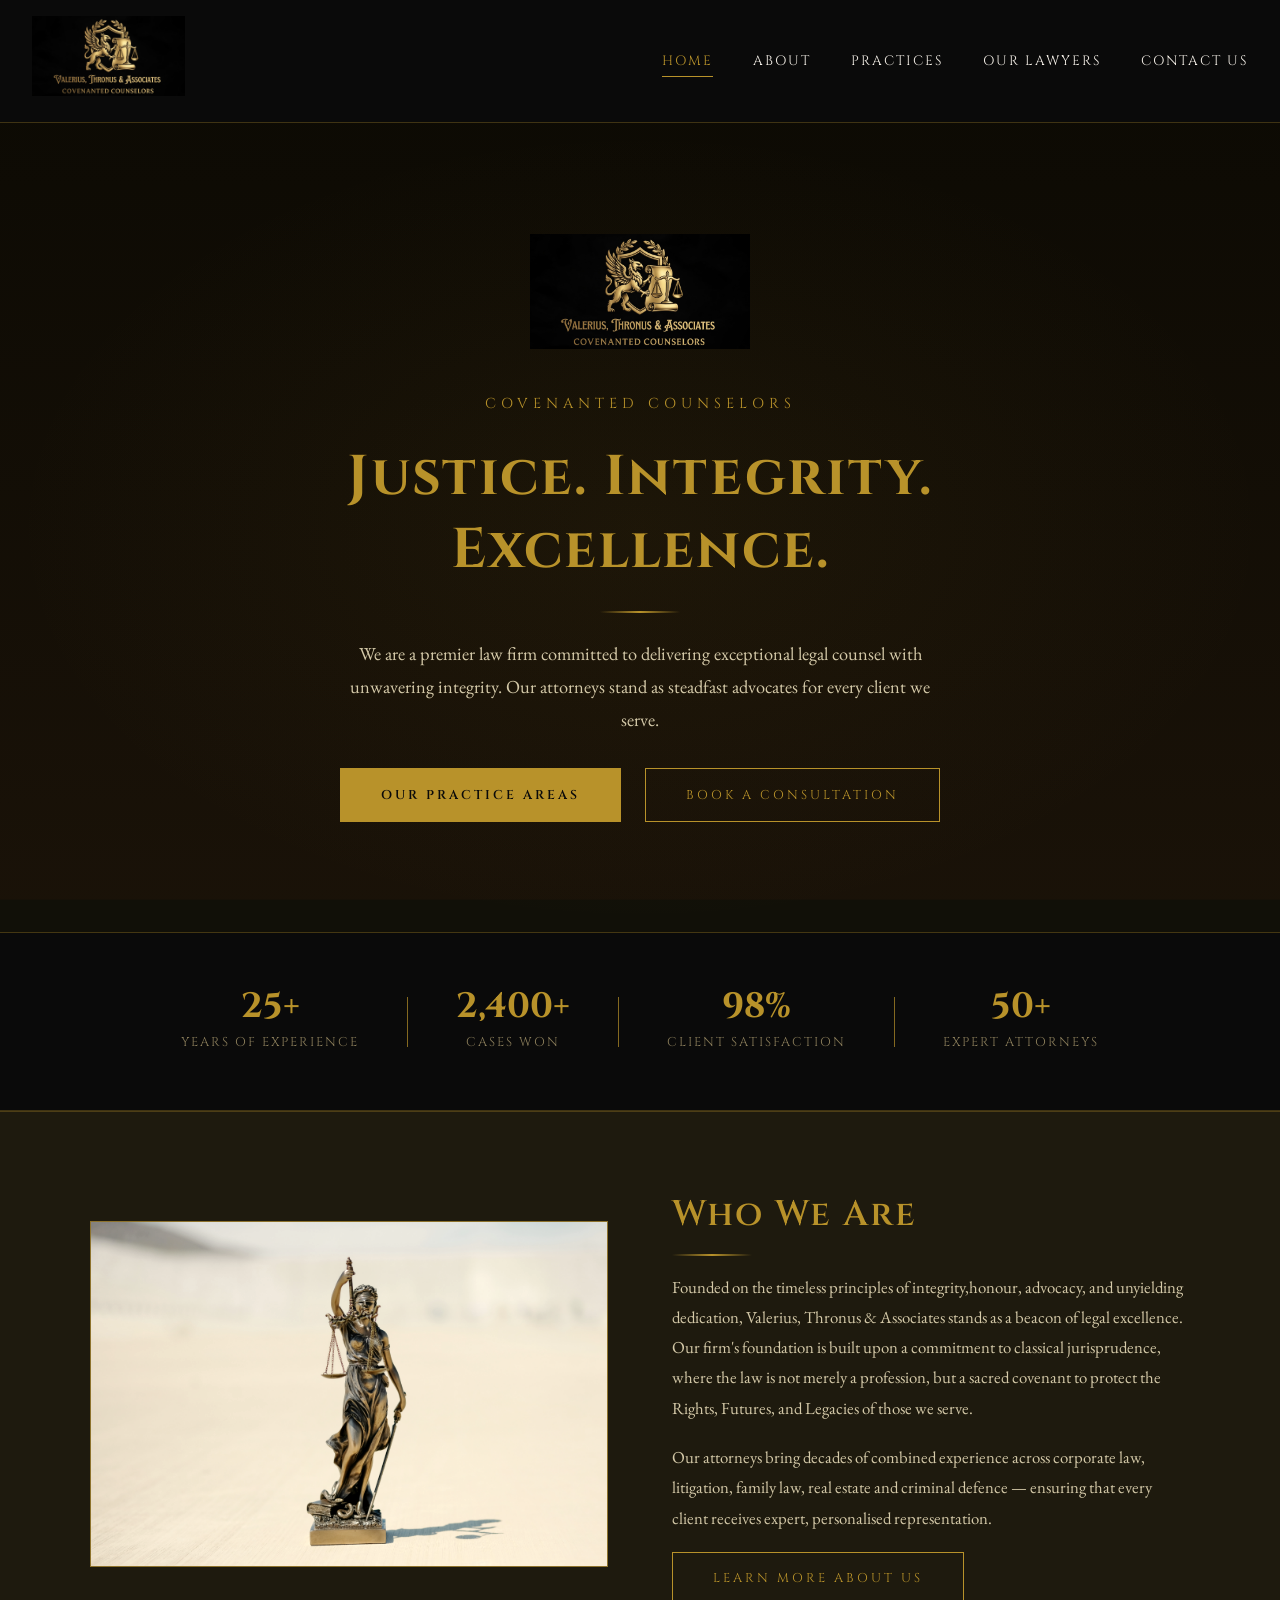
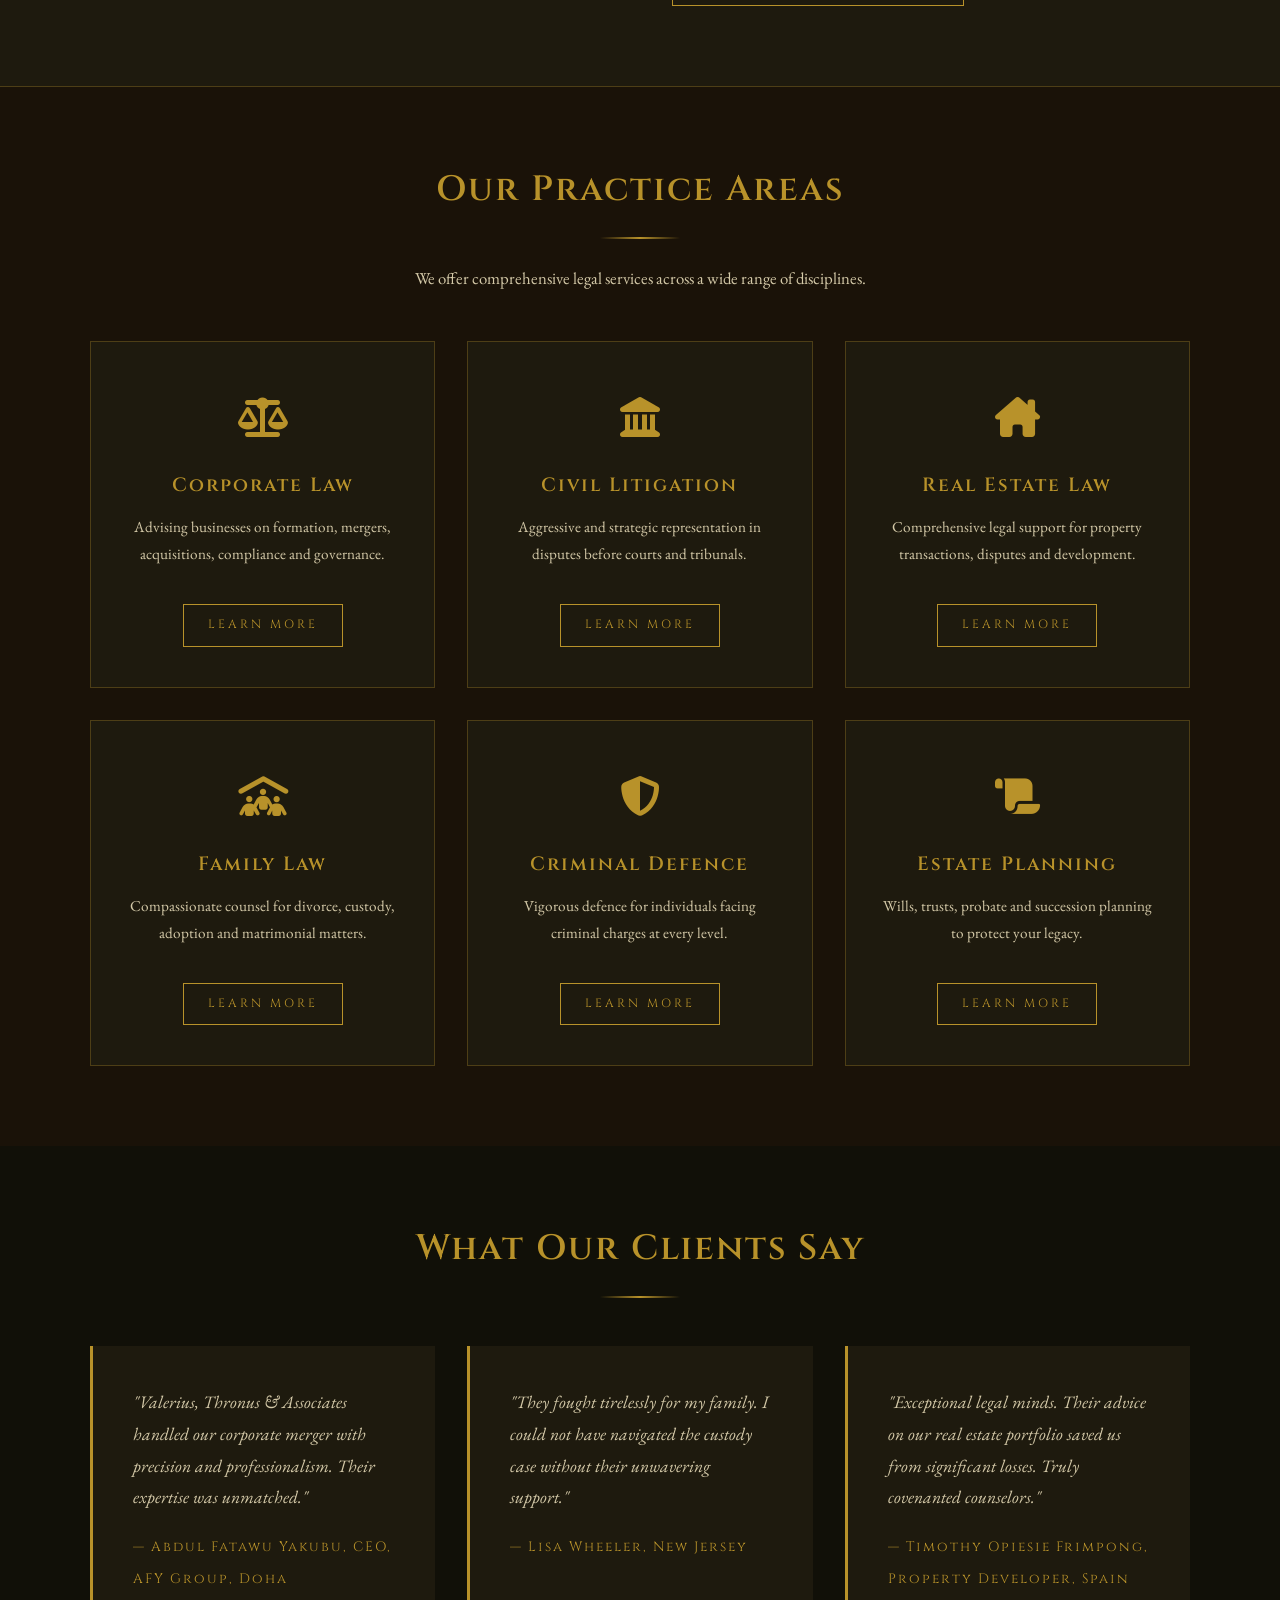
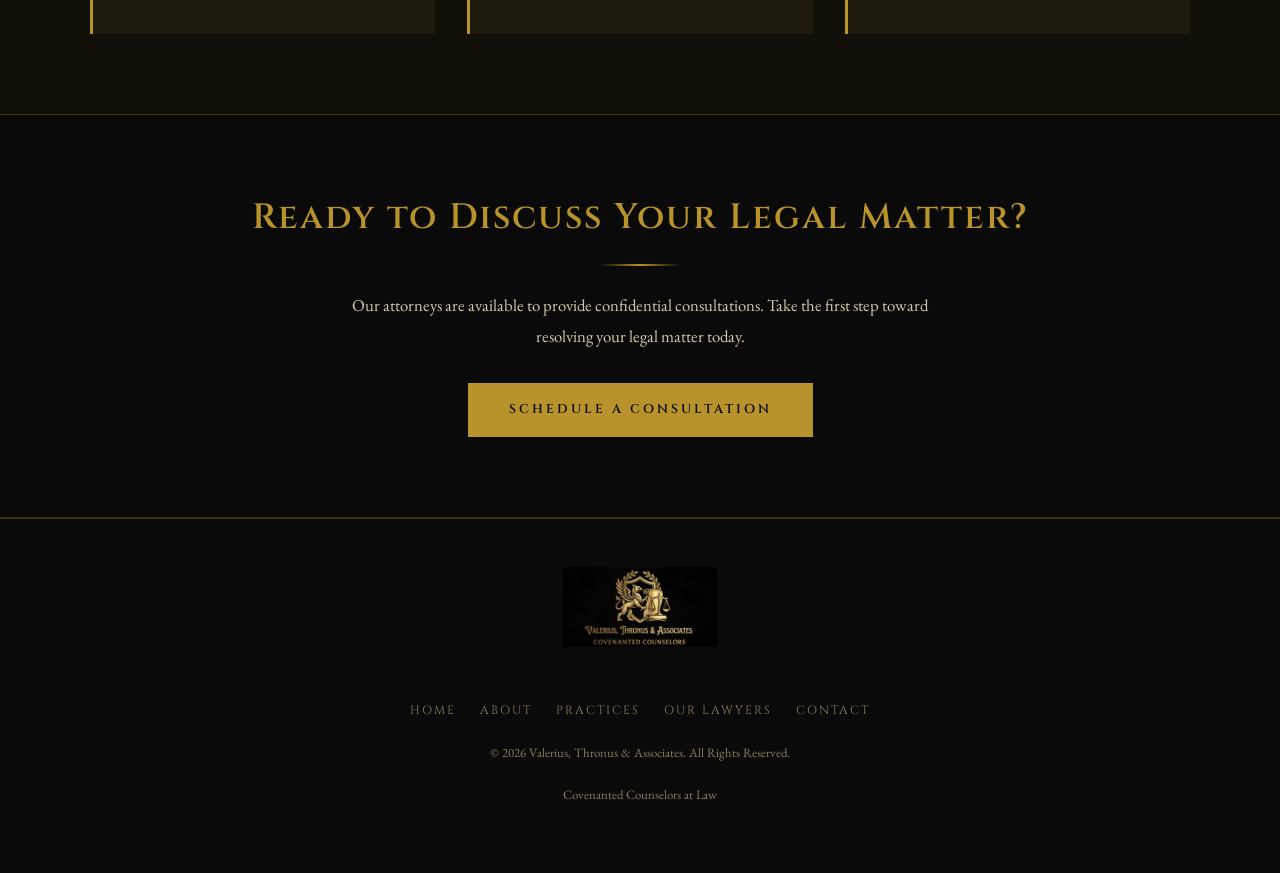
<file: index.html>
<!DOCTYPE html>
<html lang="en">
<head>
  <meta charset="UTF-8" />
  <meta name="viewport" content="width=device-width, initial-scale=1.0" />
  <title>Valerius, Thronus & Associates | Covenanted Counselors</title>
  <link rel="stylesheet" href="style.css" />
  <link rel="stylesheet" href="https://cdnjs.cloudflare.com/ajax/libs/font-awesome/6.5.0/css/all.min.css"/>
  <link href="https://fonts.googleapis.com/css2?family=Cinzel:wght@400;600;700&family=EB+Garamond:ital,wght@0,400;0,600;1,400&display=swap" rel="stylesheet"/>
</head>
<body>

  <!-- HEADER -->
  <header>
    <div class="logo">
      <a href="index.html">
        <img src="image/xAEpg.jpg.jpeg" alt="Valerius Thronus & Associates" />
      </a>
    </div>
    <nav>
      <a href="index.html" class="active">Home</a>
      <a href="about.html">About</a>
      <a href="practices.html">Practices</a>
      <a href="ourlawyers.html">Our Lawyers</a>
      <a href="contactus.html">Contact Us</a>
    </nav>
    <div class="nav-toggle" onclick="toggleMenu()">&#9776;</div>
  </header>

  <!-- HERO -->
  <section class="hero">
    <div class="hero-content">
      <img src="image/xAEpg.jpg.jpeg" alt="Firm Logo" class="hero-logo" />
      <p class="tagline">Covenanted Counselors</p>
      <h1>Justice. Integrity.<br/>Excellence.</h1>
      <div class="divider"></div>
      <p>We are a premier law firm committed to delivering exceptional legal counsel with unwavering integrity. Our attorneys stand as steadfast advocates for every client we serve.</p>
      <div class="hero-btns">
        <a href="practices.html" class="btn btn-solid">Our Practice Areas</a>
        <a href="contactus.html" class="btn">Book a Consultation</a>
      </div>
    </div>
  </section>

  <!-- STATS BAR -->
  <section class="stats-bar">
    <div class="section-inner">
      <div class="stats-grid">
        <div class="stat">
          <span class="stat-num">25+</span>
          <span class="stat-label">Years of Experience</span>
        </div>
        <div class="stat-divider"></div>
        <div class="stat">
          <span class="stat-num">2,400+</span>
          <span class="stat-label">Cases Won</span>
        </div>
        <div class="stat-divider"></div>
        <div class="stat">
          <span class="stat-num">98%</span>
          <span class="stat-label">Client Satisfaction</span>
        </div>
        <div class="stat-divider"></div>
        <div class="stat">
          <span class="stat-num">50+</span>
          <span class="stat-label">Expert Attorneys</span>
        </div>
      </div>
    </div>
  </section>

  <!-- ABOUT SNIPPET -->
  <section class="about">
    <div class="section-inner">
      <div class="about-grid">
        <div class="about-img">
          <img src="image/ladygold.jpg" alt="Our Law Office" />
        </div>
        <div class="about-text">
          <h2>Who We Are</h2>
          <div class="divider" style="margin: 1rem 0;"></div>
          <p>Founded on the timeless principles of integrity,honour, advocacy, and unyielding dedication, Valerius, Thronus & Associates stands as a beacon of legal excellence. Our firm's foundation is built upon a commitment to classical jurisprudence, where the law is not merely a profession, but a sacred covenant to protect the Rights, Futures, and Legacies of those we serve.</p>
          <p>Our attorneys bring decades of combined experience across corporate law, litigation, family law, real estate and criminal defence — ensuring that every client receives expert, personalised representation.</p>
          <a href="about.html" class="btn">Learn More About Us</a>
        </div>
      </div>
    </div>
  </section>

  <!-- PRACTICE AREAS -->
  <section class="practice-areas">
    <div class="section-inner">
      <div class="section-title">
        <h2>Our Practice Areas</h2>
        <div class="divider"></div>
        <p>We offer comprehensive legal services across a wide range of disciplines.</p>
      </div>
      <div class="cards-grid">
        <div class="card">
          <div class="card-icon"><i class="fa-solid fa-scale-balanced"></i></div>
          <h3>Corporate Law</h3>
          <p>Advising businesses on formation, mergers, acquisitions, compliance and governance.</p>
          <a href="practices.html" class="btn" style="font-size:0.75rem; padding: 0.6rem 1.5rem; margin-top:1rem;">Learn More</a>
        </div>
        <div class="card">
          <div class="card-icon"><i class="fa-solid fa-landmark"></i></div>
          <h3>Civil Litigation</h3>
          <p>Aggressive and strategic representation in disputes before courts and tribunals.</p>
          <a href="practices.html" class="btn" style="font-size:0.75rem; padding: 0.6rem 1.5rem; margin-top:1rem;">Learn More</a>
        </div>
        <div class="card">
          <div class="card-icon"><i class="fa-solid fa-house-chimney"></i></div>
          <h3>Real Estate Law</h3>
          <p>Comprehensive legal support for property transactions, disputes and development.</p>
          <a href="practices.html" class="btn" style="font-size:0.75rem; padding: 0.6rem 1.5rem; margin-top:1rem;">Learn More</a>
        </div>
        <div class="card">
          <div class="card-icon"><i class="fa-solid fa-people-roof"></i></div>
          <h3>Family Law</h3>
          <p>Compassionate counsel for divorce, custody, adoption and matrimonial matters.</p>
          <a href="practices.html" class="btn" style="font-size:0.75rem; padding: 0.6rem 1.5rem; margin-top:1rem;">Learn More</a>
        </div>
        <div class="card">
          <div class="card-icon"><i class="fa-solid fa-shield-halved"></i></div>
          <h3>Criminal Defence</h3>
          <p>Vigorous defence for individuals facing criminal charges at every level.</p>
          <a href="practices.html" class="btn" style="font-size:0.75rem; padding: 0.6rem 1.5rem; margin-top:1rem;">Learn More</a>
        </div>
        <div class="card">
          <div class="card-icon"><i class="fa-solid fa-scroll"></i></div>
          <h3>Estate Planning</h3>
          <p>Wills, trusts, probate and succession planning to protect your legacy.</p>
          <a href="practices.html" class="btn" style="font-size:0.75rem; padding: 0.6rem 1.5rem; margin-top:1rem;">Learn More</a>
        </div>
      </div>
    </div>
  </section>

  <!-- TESTIMONIALS -->
  <section class="testimonials">
    <div class="section-inner">
      <div class="section-title">
        <h2>What Our Clients Say</h2>
        <div class="divider"></div>
      </div>
      <div class="testimonials-grid">
        <div class="testimonial-block">
          <p>"Valerius, Thronus & Associates handled our corporate merger with precision and professionalism. Their expertise was unmatched."</p>
          <span class="client-name">— Abdul Fatawu Yakubu, CEO, AFY Group, Doha</span>
        </div>
        <div class="testimonial-block">
          <p>"They fought tirelessly for my family. I could not have navigated the custody case without their unwavering support."</p>
          <span class="client-name">— Lisa Wheeler, New Jersey</span>
        </div>
        <div class="testimonial-block">
          <p>"Exceptional legal minds. Their advice on our real estate portfolio saved us from significant losses. Truly covenanted counselors."</p>
          <span class="client-name">— Timothy Opiesie Frimpong, Property Developer, Spain</span>
        </div>
      </div>
    </div>
  </section>

  <!-- CTA BANNER -->
  <section class="cta-banner">
    <div class="section-inner" style="text-align:center;">
      <h2>Ready to Discuss Your Legal Matter?</h2>
      <div class="divider"></div>
      <p>Our attorneys are available to provide confidential consultations. Take the first step toward resolving your legal matter today.</p>
      <a href="contactus.html" class="btn btn-solid">Schedule a Consultation</a>
    </div>
  </section>

  <!-- FOOTER -->
  <footer>
    <img src="image/xAEpg.jpg.jpeg" alt="Firm Logo" class="footer-logo" />
    <div class="footer-links">
      <a href="index.html">Home</a>
      <a href="about.html">About</a>
      <a href="practices.html">Practices</a>
      <a href="ourlawyers.html">Our Lawyers</a>
      <a href="contactus.html">Contact</a>
    </div>
    <p class="copyright">&copy; 2026 Valerius, Thronus & Associates. All Rights Reserved.</p>
    <p class="copyright">Covenanted Counselors at Law</p>
  </footer>

  <script>
    // Mobile nav toggle — closes when link clicked
    document.addEventListener("DOMContentLoaded", function() {
      var navLinks = document.querySelectorAll("nav a");
      navLinks.forEach(function(link) {
        link.addEventListener("click", function() {
          document.querySelector("nav").classList.remove("open");
        });
      });
    });
    function toggleMenu() {
      const nav = document.querySelector('nav');
      nav.classList.toggle('open');
    }
  </script>
</body>
</html>
</file>
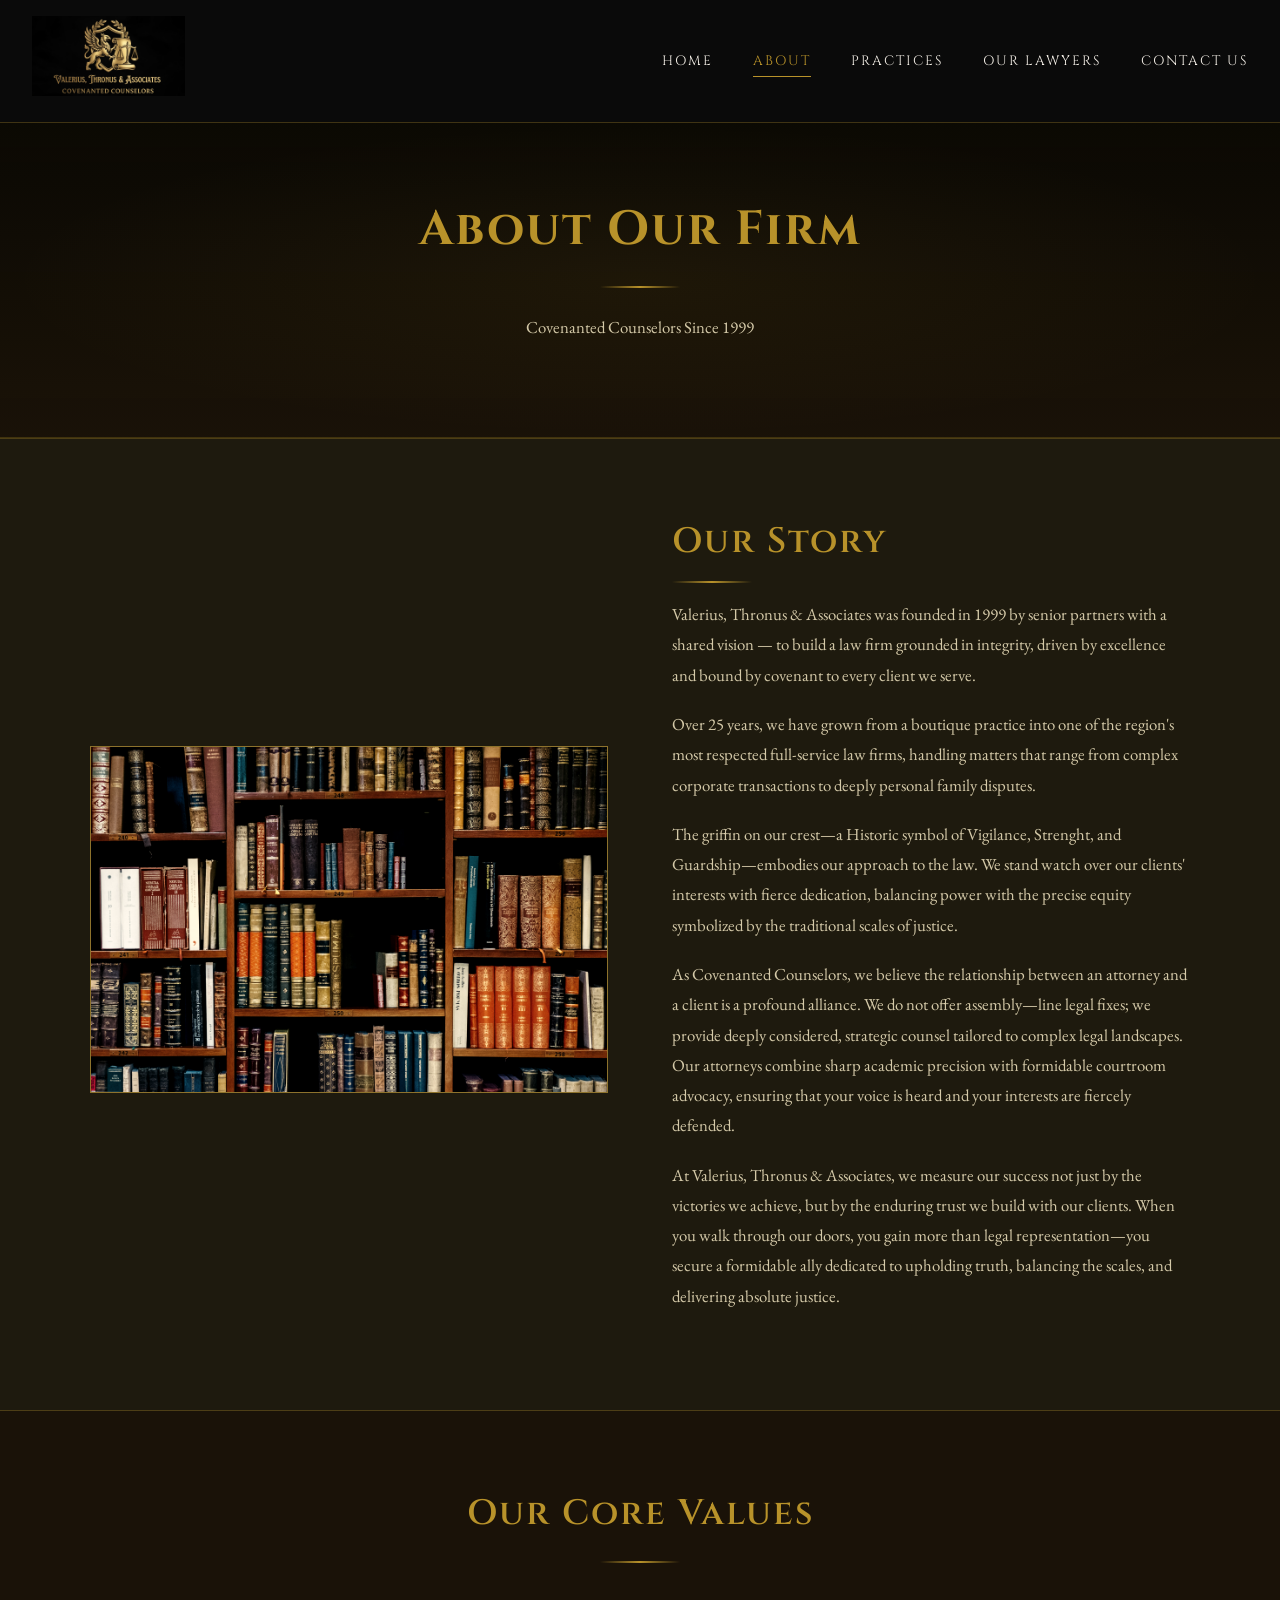
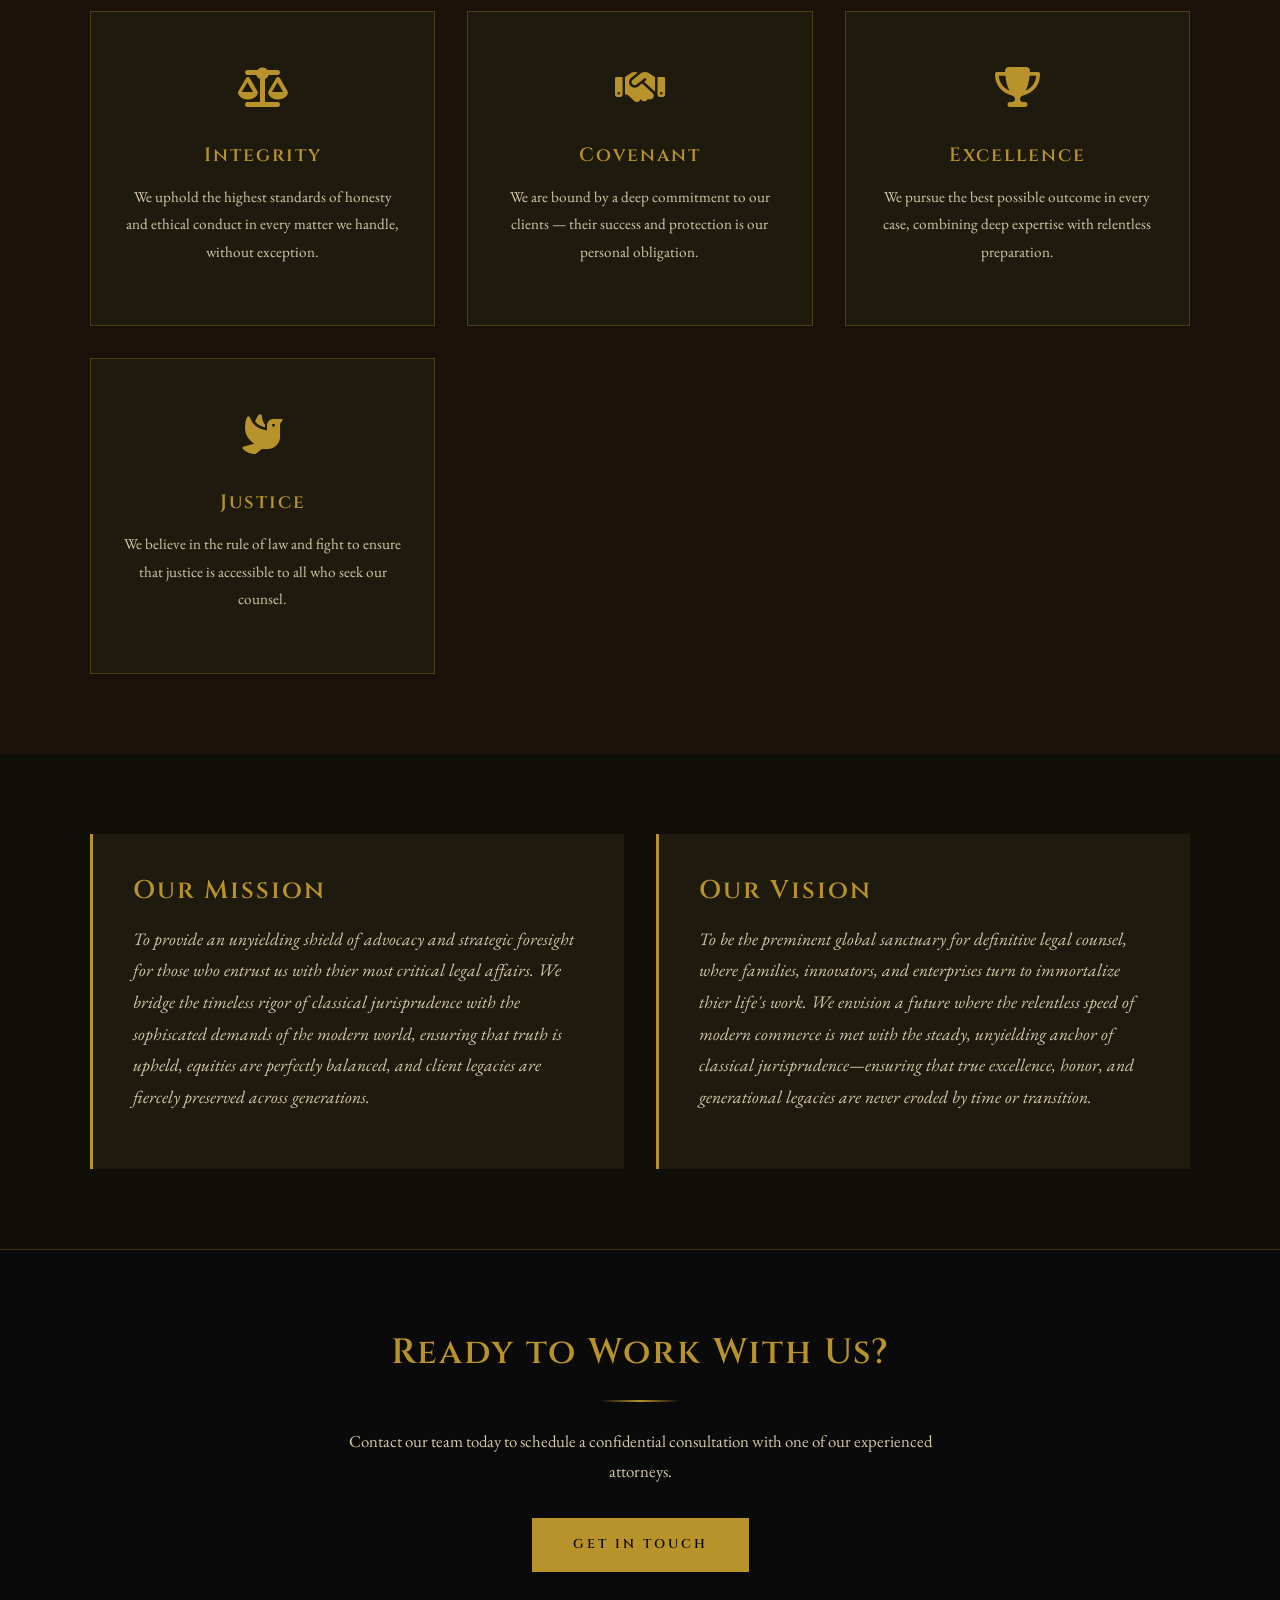
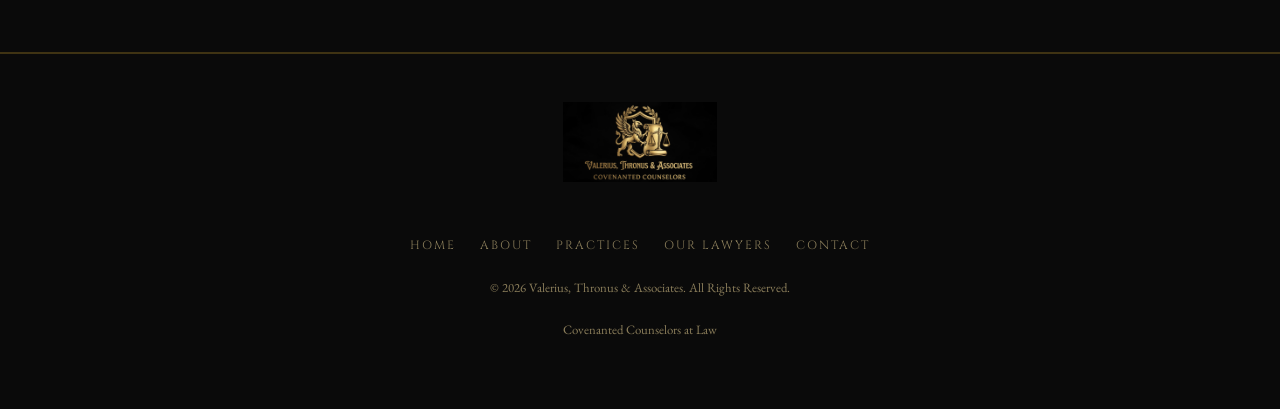
<file: about.html>
<!DOCTYPE html>
<html lang="en">
<head>
  <meta charset="UTF-8" />
  <meta name="viewport" content="width=device-width, initial-scale=1.0" />
  <title>About Us | Valerius, Thronus & Associates</title>
  <link rel="stylesheet" href="style.css" />
  <link rel="stylesheet" href="https://cdnjs.cloudflare.com/ajax/libs/font-awesome/6.5.0/css/all.min.css"/>
  <link href="https://fonts.googleapis.com/css2?family=Cinzel:wght@400;600;700&family=EB+Garamond:ital,wght@0,400;0,600;1,400&display=swap" rel="stylesheet"/>
</head>
<body>

  <!-- HEADER -->
  <header>
    <div class="logo">
      <a href="index.html">
        <img src="image/xAEpg.jpg.jpeg" alt="Valerius Thronus & Associates" />
      </a>
    </div>
    <nav>
      <a href="index.html">Home</a>
      <a href="about.html" class="active">About</a>
      <a href="practices.html">Practices</a>
      <a href="ourlawyers.html">Our Lawyers</a>
      <a href="contactus.html">Contact Us</a>
    </nav>
    <div class="nav-toggle" onclick="toggleMenu()">&#9776;</div>
  </header>

  <!-- PAGE HERO -->
  <section class="page-hero">
    <div class="page-hero-content">
      <h1>About Our Firm</h1>
      <div class="divider"></div>
      <p class="tagline">Covenanted Counselors Since 1999</p>
    </div>
  </section>

  <!-- MISSION -->
  <section class="about">
    <div class="section-inner">
      <div class="about-grid">
        <div class="about-img">
          <img src="image/library.jpg" alt="ladygold"  />
        </div>
        <div class="about-text">
          <h2>Our Story</h2>
          <div class="divider" style="margin: 1rem 0;"></div>
          <p>Valerius, Thronus & Associates was founded in 1999 by senior partners with a shared vision — to build a law firm grounded in integrity, driven by excellence and bound by covenant to every client we serve.</p>
          <p>Over 25 years, we have grown from a boutique practice into one of the region's most respected full-service law firms, handling matters that range from complex corporate transactions to deeply personal family disputes.</p>
          <p>The griffin on our crest—a Historic symbol of Vigilance, Strenght, and Guardship—embodies our approach to the law. We stand watch over our clients' interests with fierce dedication, balancing power with the precise equity symbolized by the traditional scales of justice.</p>
          <p>As Covenanted Counselors, we believe the relationship between an attorney and a client is a profound alliance. We do not offer assembly—line legal fixes; we provide deeply considered, strategic counsel tailored to complex legal landscapes. Our attorneys combine sharp academic precision with formidable courtroom advocacy, ensuring that your voice is heard and your interests are fiercely defended.</p>
          <p>At Valerius, Thronus & Associates, we measure our success not just by the victories we achieve, but by the enduring trust we build with our clients. When you walk through our doors, you gain more than legal representation—you secure a formidable ally dedicated to upholding truth, balancing the scales, and delivering absolute justice.</p>
        </div>
      </div>
    </div>
  </section>

  <!-- VALUES -->
  <section class="practice-areas">
    <div class="section-inner">
      <div class="section-title">
        <h2>Our Core Values</h2>
        <div class="divider"></div>
      </div>
      <div class="cards-grid">
        <div class="card">
          <div class="card-icon"><i class="fa-solid fa-scale-balanced"></i></div>
          <h3>Integrity</h3>
          <p>We uphold the highest standards of honesty and ethical conduct in every matter we handle, without exception.</p>
        </div>
        <div class="card">
          <div class="card-icon"><i class="fa-solid fa-handshake"></i></div>
          <h3>Covenant</h3>
          <p>We are bound by a deep commitment to our clients — their success and protection is our personal obligation.</p>
        </div>
        <div class="card">
          <div class="card-icon"><i class="fa-solid fa-trophy"></i></div>
          <h3>Excellence</h3>
          <p>We pursue the best possible outcome in every case, combining deep expertise with relentless preparation.</p>
        </div>
        <div class="card">
          <div class="card-icon"><i class="fa-solid fa-dove"></i></div>
          <h3>Justice</h3>
          <p>We believe in the rule of law and fight to ensure that justice is accessible to all who seek our counsel.</p>
        </div>
      </div>
    </div>
  </section>

  <!-- MISSION & VISION -->
  <section class="testimonials">
    <div class="section-inner">
      <div class="mission-vision-grid">
        <div class="testimonial-block">
          <h3 style="margin-bottom:1rem;">Our Mission</h3>
          <p>To provide an unyielding shield of advocacy and strategic foresight for those who entrust us with thier most critical legal affairs. We bridge the timeless rigor of classical jurisprudence with the sophiscated demands of the modern world, ensuring that truth is upheld, equities are perfectly balanced, and client legacies are fiercely preserved across generations.</p>
        </div>
        <div class="testimonial-block">
          <h3 style="margin-bottom:1rem;">Our Vision</h3>
          <p>To be the preminent global sanctuary for definitive legal counsel, where families, innovators, and enterprises turn to immortalize thier life's work. We envision a future where the relentless speed of modern commerce is met with the steady, unyielding anchor of classical jurisprudence—ensuring that true excellence, honor, and generational legacies are never eroded by time or transition. </p>
        </div>
      </div>
    </div>
  </section>

  <!-- CTA -->
  <section class="cta-banner">
    <div class="section-inner" style="text-align:center;">
      <h2>Ready to Work With Us?</h2>
      <div class="divider"></div>
      <p>Contact our team today to schedule a confidential consultation with one of our experienced attorneys.</p>
      <a href="contactus.html" class="btn btn-solid">Get in Touch</a>
    </div>
  </section>

  <!-- FOOTER -->
  <footer>
    <img src="image/xAEpg.jpg.jpeg" alt="Firm Logo" class="footer-logo" />
    <div class="footer-links">
      <a href="index.html">Home</a>
      <a href="about.html">About</a>
      <a href="practices.html">Practices</a>
      <a href="ourlawyers.html">Our Lawyers</a>
      <a href="contactus.html">Contact</a>
    </div>
    <p class="copyright">&copy; 2026 Valerius, Thronus & Associates. All Rights Reserved.</p>
    <p class="copyright">Covenanted Counselors at Law</p>
  </footer>

  <script>
    // Mobile nav toggle — closes when link clicked
    document.addEventListener("DOMContentLoaded", function() {
      var navLinks = document.querySelectorAll("nav a");
      navLinks.forEach(function(link) {
        link.addEventListener("click", function() {
          document.querySelector("nav").classList.remove("open");
        });
      });
    });
    function toggleMenu() {
      document.querySelector('nav').classList.toggle('open');
    }
  </script>
</body>
</html>
</file>
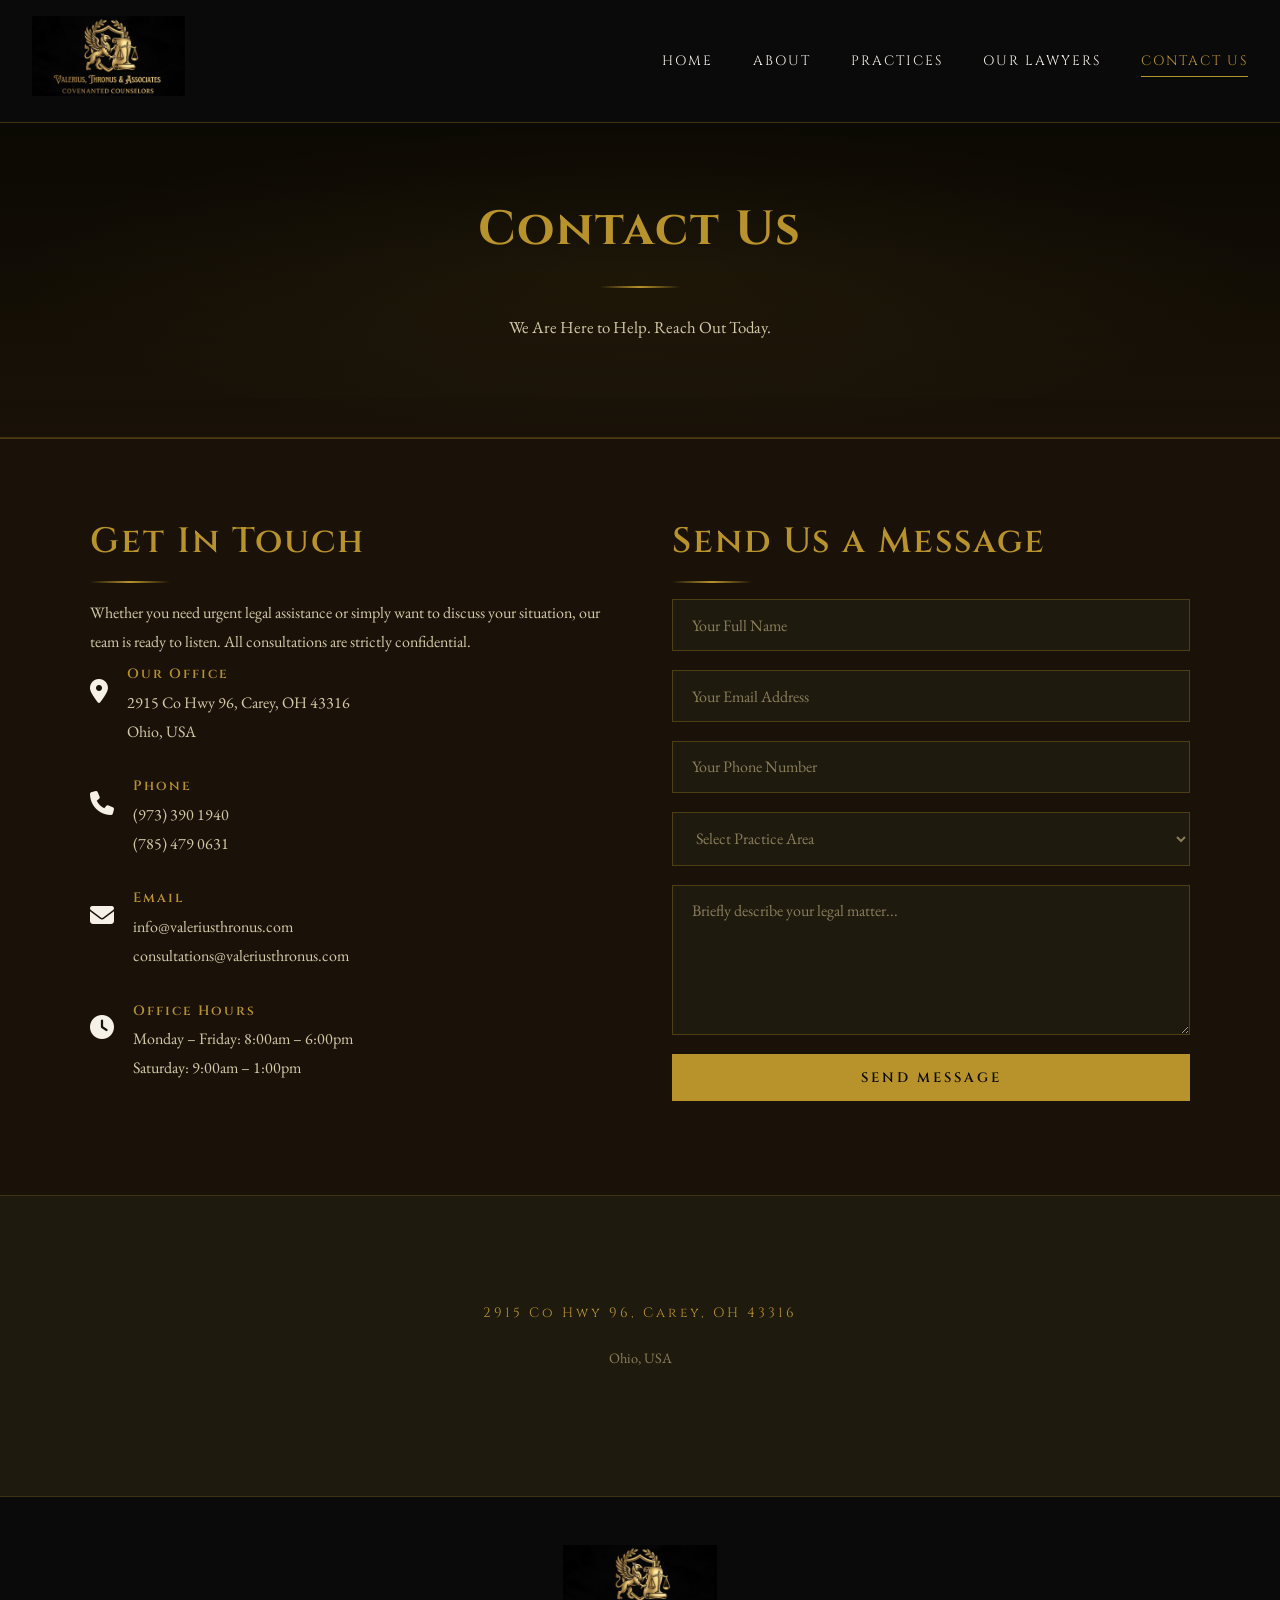
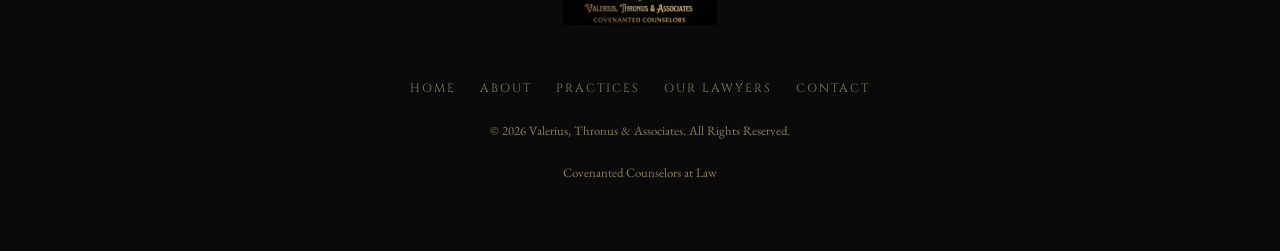
<file: contactus.html>
<!DOCTYPE html>
<html lang="en">
<head>
  <meta charset="UTF-8" />
  <meta name="viewport" content="width=device-width, initial-scale=1.0" />
  <title>Contact Us | Valerius, Thronus & Associates</title>
  <link rel="stylesheet" href="style.css" />
  <link rel="stylesheet" href="https://cdnjs.cloudflare.com/ajax/libs/font-awesome/6.5.0/css/all.min.css"/>
  <link href="https://fonts.googleapis.com/css2?family=Cinzel:wght@400;600;700&family=EB+Garamond:ital,wght@0,400;0,600;1,400&display=swap" rel="stylesheet"/>
</head>
<body>

  <!-- HEADER -->
  <header>
    <div class="logo">
      <a href="index.html">
        <img src="image/xAEpg.jpg.jpeg" alt="Valerius Thronus & Associates" />
      </a>
    </div>
    <nav>
      <a href="index.html">Home</a>
      <a href="about.html">About</a>
      <a href="practices.html">Practices</a>
      <a href="ourlawyers.html">Our Lawyers</a>
      <a href="contactus.html" class="active">Contact Us</a>
    </nav>
    <div class="nav-toggle" onclick="toggleMenu()">&#9776;</div>
  </header>

  <!-- PAGE HERO -->
  <section class="page-hero">
    <div class="page-hero-content">
      <h1>Contact Us</h1>
      <div class="divider"></div>
      <p class="tagline">We Are Here to Help. Reach Out Today.</p>
    </div>
  </section>

  <!-- CONTACT SECTION -->
  <section class="contact">
    <div class="section-inner">
      <div class="contact-grid">

        <!-- Contact Info -->
        <div class="contact-info">
          <h2>Get In Touch</h2>
          <div class="divider" style="margin: 1rem 0;"></div>
          <p>Whether you need urgent legal assistance or simply want to discuss your situation, our team is ready to listen. All consultations are strictly confidential.</p>

          <div class="contact-detail">
            <span class="contact-icon"><i class="fa-solid fa-location-dot"></i></span>
            <div>
              <h4>Our Office</h4>
              <p>2915 Co Hwy 96, Carey, OH 43316<br/>Ohio, USA</p>
            </div>
          </div>

          <div class="contact-detail">
            <span class="contact-icon"><i class="fa-solid fa-phone"></i></span>
            <div>
              <h4>Phone</h4>
              <p>(973) 390 1940<br/>(785) 479 0631</p>
            </div>
          </div>

          <div class="contact-detail">
            <span class="contact-icon"><i class="fa-solid fa-envelope"></i></span>
            <div>
              <h4>Email</h4>
              <p>info@valeriusthronus.com<br/>consultations@valeriusthronus.com</p>
            </div>
          </div>

          <div class="contact-detail">
            <span class="contact-icon"><i class="fa-solid fa-clock"></i></span>
            <div>
              <h4>Office Hours</h4>
              <p>Monday – Friday: 8:00am – 6:00pm<br/>Saturday: 9:00am – 1:00pm</p>
            </div>
          </div>
        </div>

        <!-- Contact Form -->
        <div class="contact-form-wrap">
          <h2>Send Us a Message</h2>
          <div class="divider" style="margin: 1rem 0;"></div>
          <form onsubmit="handleSubmit(event)">
            <input type="text" placeholder="Your Full Name" required />
            <input type="email" placeholder="Your Email Address" required />
            <input type="tel" placeholder="Your Phone Number" />
            <select>
              <option value="" disabled selected>Select Practice Area</option>
              <option>Corporate Law</option>
              <option>Civil Litigation</option>
              <option>Real Estate Law</option>
              <option>Family Law</option>
              <option>Criminal Defence</option>
              <option>Estate Planning</option>
              <option>Employment Law</option>
              <option>Immigration Law</option>
              <option>Intellectual Property</option>
              <option>Other</option>
            </select>
            <textarea placeholder="Briefly describe your legal matter..."></textarea>
            <button type="submit" class="btn btn-solid" style="border:none; cursor:pointer; width:100%; font-size:0.85rem;">Send Message</button>
          </form>
          <div id="form-success" style="display:none; margin-top:1.5rem; padding:1.2rem; border:1px solid var(--gold); color:var(--gold); font-family:'Cinzel',serif; font-size:0.9rem; text-align:center; letter-spacing:1px;">
            ✓ &nbsp; Thank you. We will be in touch shortly.
          </div>
        </div>

      </div>
    </div>
  </section>

  <!-- MAP PLACEHOLDER -->
  <section style="padding:0; background:var(--black); border-top:1px solid var(--border-gold);">
    <div style="width:100%; height:300px; display:flex; align-items:center; justify-content:center; background:var(--mid-dark);">
      <div style="text-align:center;">
        <p style="font-family:'Cinzel',serif; color:var(--gold); letter-spacing:3px; font-size:0.85rem;">2915 Co Hwy 96, Carey, OH 43316</p>
        <p style="color:var(--text-muted); font-size:0.9rem; margin-top:0.5rem;">Ohio, USA</p>
      </div>
    </div>
  </section>

  <!-- FOOTER -->
  <footer>
    <img src="image/xAEpg.jpg.jpeg" alt="Firm Logo" class="footer-logo" />
    <div class="footer-links">
      <a href="index.html">Home</a>
      <a href="about.html">About</a>
      <a href="practices.html">Practices</a>
      <a href="ourlawyers.html">Our Lawyers</a>
      <a href="contactus.html">Contact</a>
    </div>
    <p class="copyright">&copy; 2026 Valerius, Thronus & Associates. All Rights Reserved.</p>
    <p class="copyright">Covenanted Counselors at Law</p>
  </footer>

  <script>
    // Mobile nav toggle — closes when link clicked
    document.addEventListener("DOMContentLoaded", function() {
      var navLinks = document.querySelectorAll("nav a");
      navLinks.forEach(function(link) {
        link.addEventListener("click", function() {
          document.querySelector("nav").classList.remove("open");
        });
      });
    });
    function toggleMenu() {
      document.querySelector('nav').classList.toggle('open');
    }
    function handleSubmit(e) {
      e.preventDefault();
      document.getElementById('form-success').style.display = 'block';
      e.target.reset();
    }
  </script>
</body>
</html>
</file>
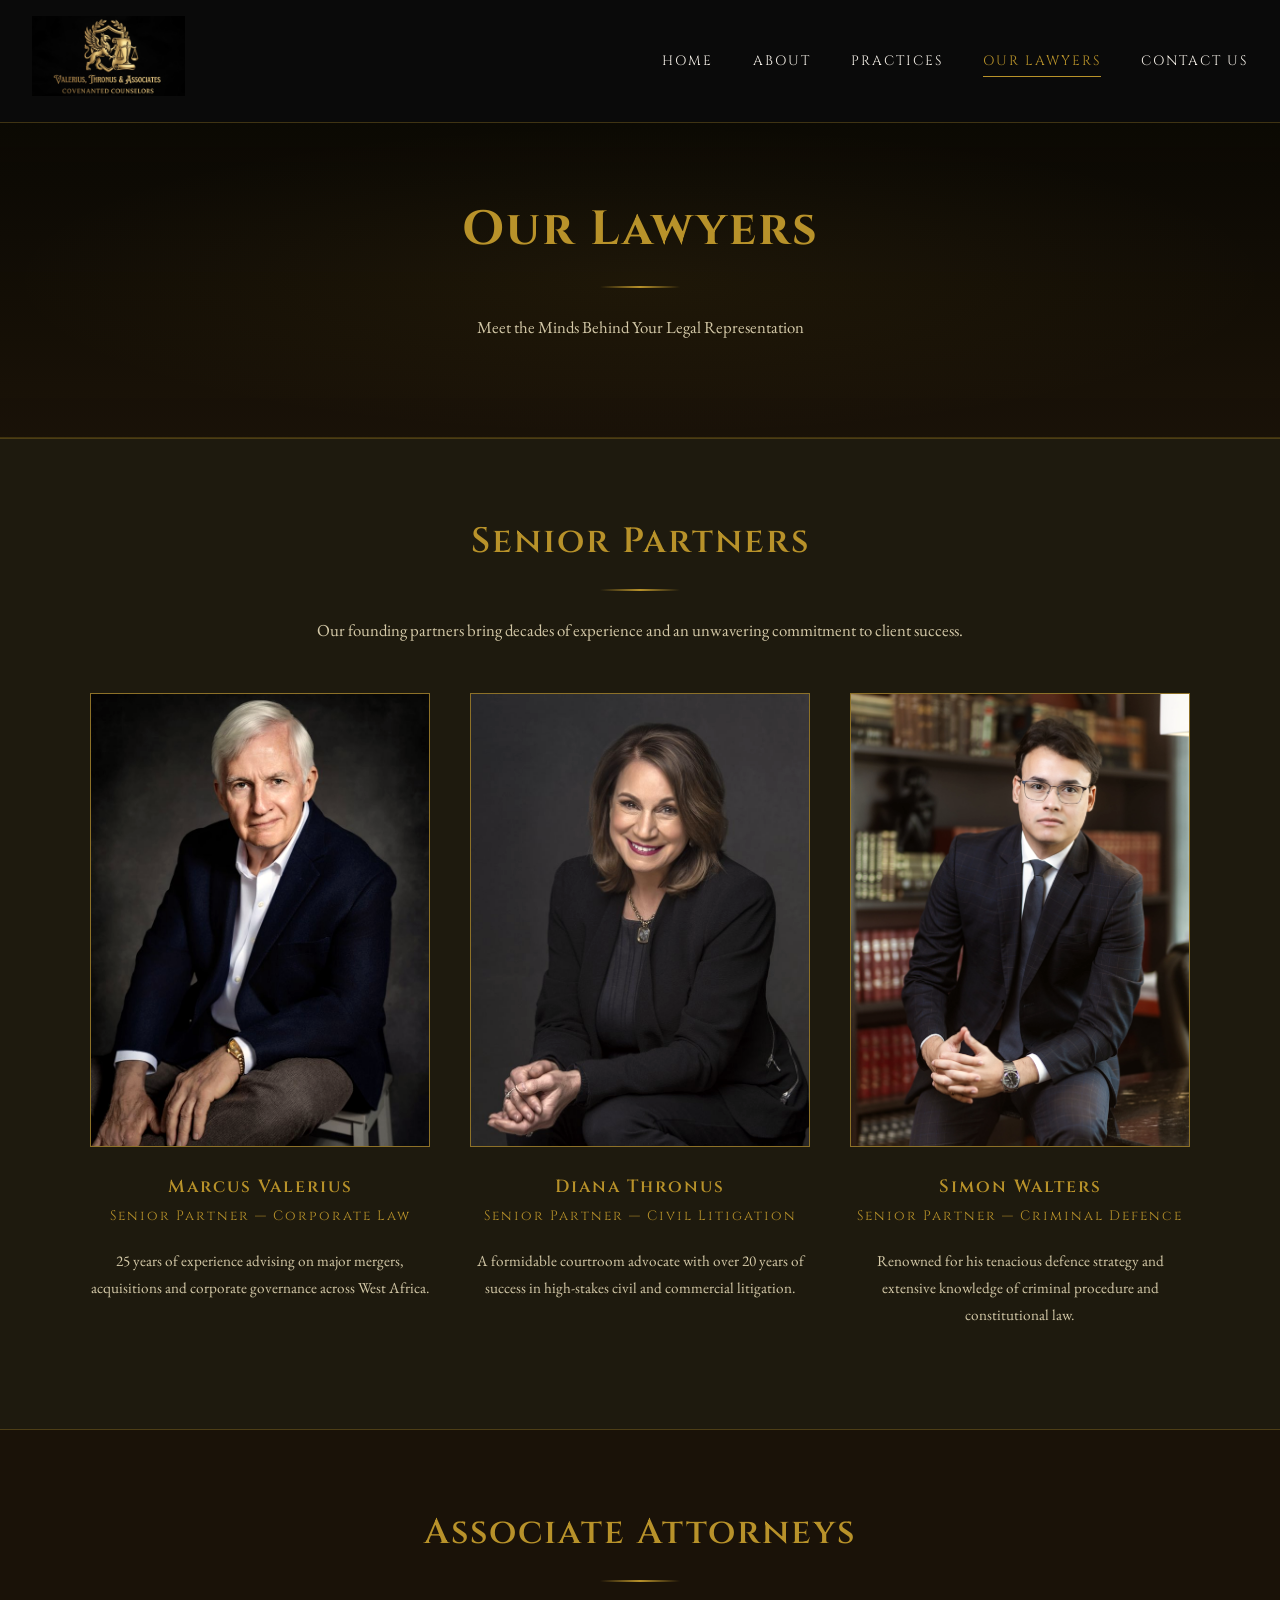
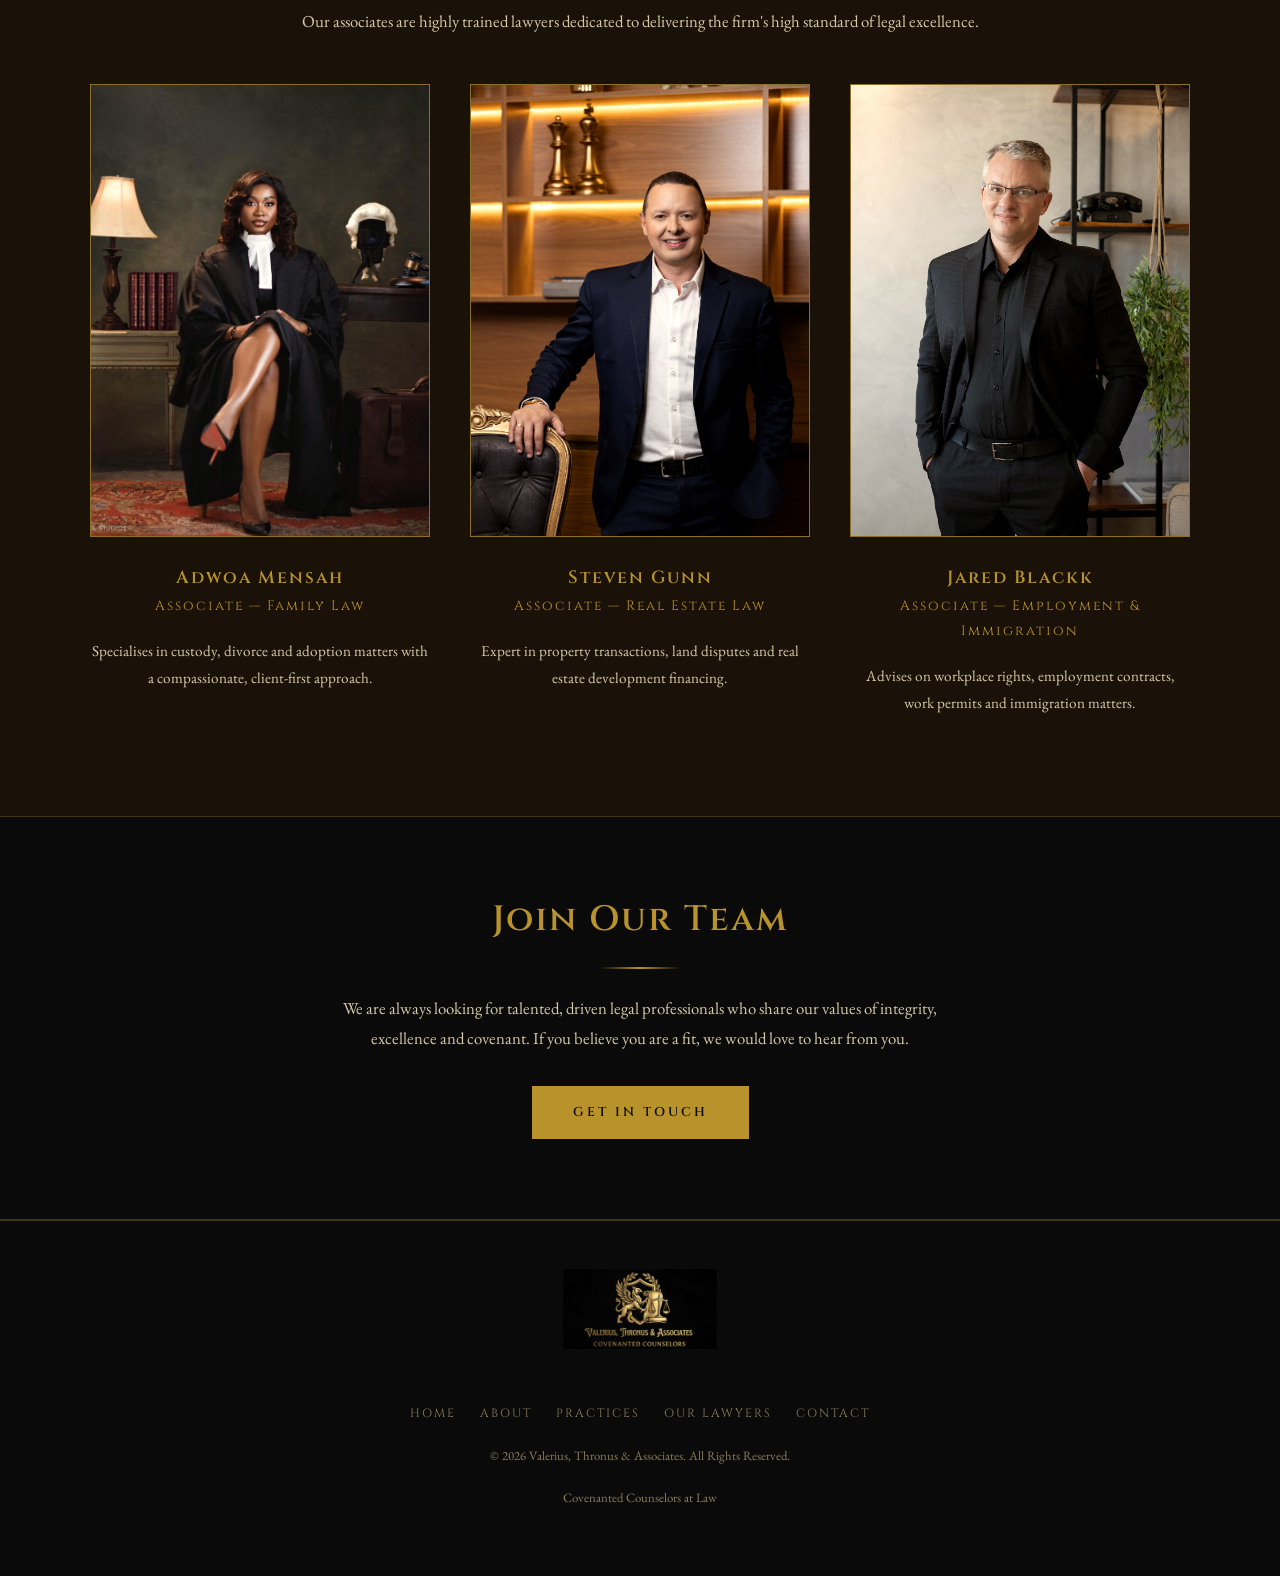
<file: ourlawyers.html>
<!DOCTYPE html>
<html lang="en">
<head>
  <meta charset="UTF-8" />
  <meta name="viewport" content="width=device-width, initial-scale=1.0" />
  <title>Our Lawyers | Valerius, Thronus & Associates</title>
  <link rel="stylesheet" href="style.css" />
  <link rel="stylesheet" href="https://cdnjs.cloudflare.com/ajax/libs/font-awesome/6.5.0/css/all.min.css"/>
  <link href="https://fonts.googleapis.com/css2?family=Cinzel:wght@400;600;700&family=EB+Garamond:ital,wght@0,400;0,600;1,400&display=swap" rel="stylesheet"/>
</head>
<body>

  <!-- HEADER -->
  <header>
    <div class="logo">
      <a href="index.html">
        <img src="image/xAEpg.jpg.jpeg" alt="Valerius Thronus & Associates" />
      </a>
    </div>
    <nav>
      <a href="index.html">Home</a>
      <a href="about.html">About</a>
      <a href="practices.html">Practices</a>
      <a href="ourlawyers.html" class="active">Our Lawyers</a>
      <a href="contactus.html">Contact Us</a>
    </nav>
    <div class="nav-toggle" onclick="toggleMenu()">&#9776;</div>
  </header>

  <!-- PAGE HERO -->
  <section class="page-hero">
    <div class="page-hero-content">
      <h1>Our Lawyers</h1>
      <div class="divider"></div>
      <p class="tagline">Meet the Minds Behind Your Legal Representation</p>
    </div>
  </section>

  <!-- TEAM -->
  <section class="team">
    <div class="section-inner">
      <div class="section-title">
        <h2>Senior Partners</h2>
        <div class="divider"></div>
        <p>Our founding partners bring decades of experience and an unwavering commitment to client success.</p>
      </div>
      <div class="team-grid">
        <div class="team-member">
          <img src="image/Bigman.JPEG" alt="Marcus Valerius" />
          <h3>Marcus Valerius</h3>
          <p class="role">Senior Partner — Corporate Law</p>
          <p style="font-size:0.95rem; margin-top:0.5rem;">25 years of experience advising on major mergers, acquisitions and corporate governance across West Africa.</p>
        </div>
        <div class="team-member">
          <img src="image/whitewomanlawyerJPEG.JPEG" alt="Diana Thronus" />
          <h3>Diana Thronus</h3>
          <p class="role">Senior Partner — Civil Litigation</p>
          <p style="font-size:0.95rem; margin-top:0.5rem;">A formidable courtroom advocate with over 20 years of success in high-stakes civil and commercial litigation.</p>
        </div>
        <div class="team-member">
          <img src="image/Simon.JPEG" alt="Simon Walters" />
          <h3>Simon Walters</h3>
          <p class="role">Senior Partner — Criminal Defence</p>
          <p style="font-size:0.95rem; margin-top:0.5rem;">Renowned for his tenacious defence strategy and extensive knowledge of criminal procedure and constitutional law.</p>
        </div>
      </div>
    </div>
  </section>

  <!-- ASSOCIATE LAWYERS -->
  <section class="practice-areas">
    <div class="section-inner">
      <div class="section-title">
        <h2>Associate Attorneys</h2>
        <div class="divider"></div>
        <p>Our associates are highly trained lawyers dedicated to delivering the firm's high standard of legal excellence.</p>
      </div>
      <div class="team-grid">
        <div class="team-member">
          <img src="image/Blackgirllawyer.JPEG" alt="Adwoa Mensah" />
          <h3>Adwoa Mensah</h3>
          <p class="role">Associate — Family Law</p>
          <p style="font-size:0.95rem; margin-top:0.5rem;">Specialises in custody, divorce and adoption matters with a compassionate, client-first approach.</p>
        </div>
        <div class="team-member">
          <img src="image/Blackk.JPEG" alt="Steven Gunn" />
          <h3>Steven Gunn</h3>
          <p class="role">Associate — Real Estate Law</p>
          <p style="font-size:0.95rem; margin-top:0.5rem;">Expert in property transactions, land disputes and real estate development financing.</p>
        </div>
        <div class="team-member">
          <img src="image/Steve.JPEG" alt="Jared Blackk" />
          <h3>Jared Blackk</h3>
          <p class="role">Associate — Employment & Immigration</p>
          <p style="font-size:0.95rem; margin-top:0.5rem;">Advises on workplace rights, employment contracts, work permits and immigration matters.</p>
        </div>
      </div>
    </div>
  </section>

  <!-- JOIN THE TEAM -->
  <section class="cta-banner">
    <div class="section-inner" style="text-align:center;">
      <h2>Join Our Team</h2>
      <div class="divider"></div>
      <p>We are always looking for talented, driven legal professionals who share our values of integrity, excellence and covenant. If you believe you are a fit, we would love to hear from you.</p>
      <a href="contactus.html" class="btn btn-solid">Get in Touch</a>
    </div>
  </section>

  <!-- FOOTER -->
  <footer>
    <img src="image/xAEpg.jpg.jpeg" alt="Firm Logo" class="footer-logo" />
    <div class="footer-links">
      <a href="index.html">Home</a>
      <a href="about.html">About</a>
      <a href="practices.html">Practices</a>
      <a href="ourlawyers.html">Our Lawyers</a>
      <a href="contactus.html">Contact</a>
    </div>
    <p class="copyright">&copy; 2026 Valerius, Thronus & Associates. All Rights Reserved.</p>
    <p class="copyright">Covenanted Counselors at Law</p>
  </footer>

  <script>
    // Mobile nav toggle — closes when link clicked
    document.addEventListener("DOMContentLoaded", function() {
      var navLinks = document.querySelectorAll("nav a");
      navLinks.forEach(function(link) {
        link.addEventListener("click", function() {
          document.querySelector("nav").classList.remove("open");
        });
      });
    });
    function toggleMenu() {
      document.querySelector('nav').classList.toggle('open');
    }
  </script>
</body>
</html>
</file>
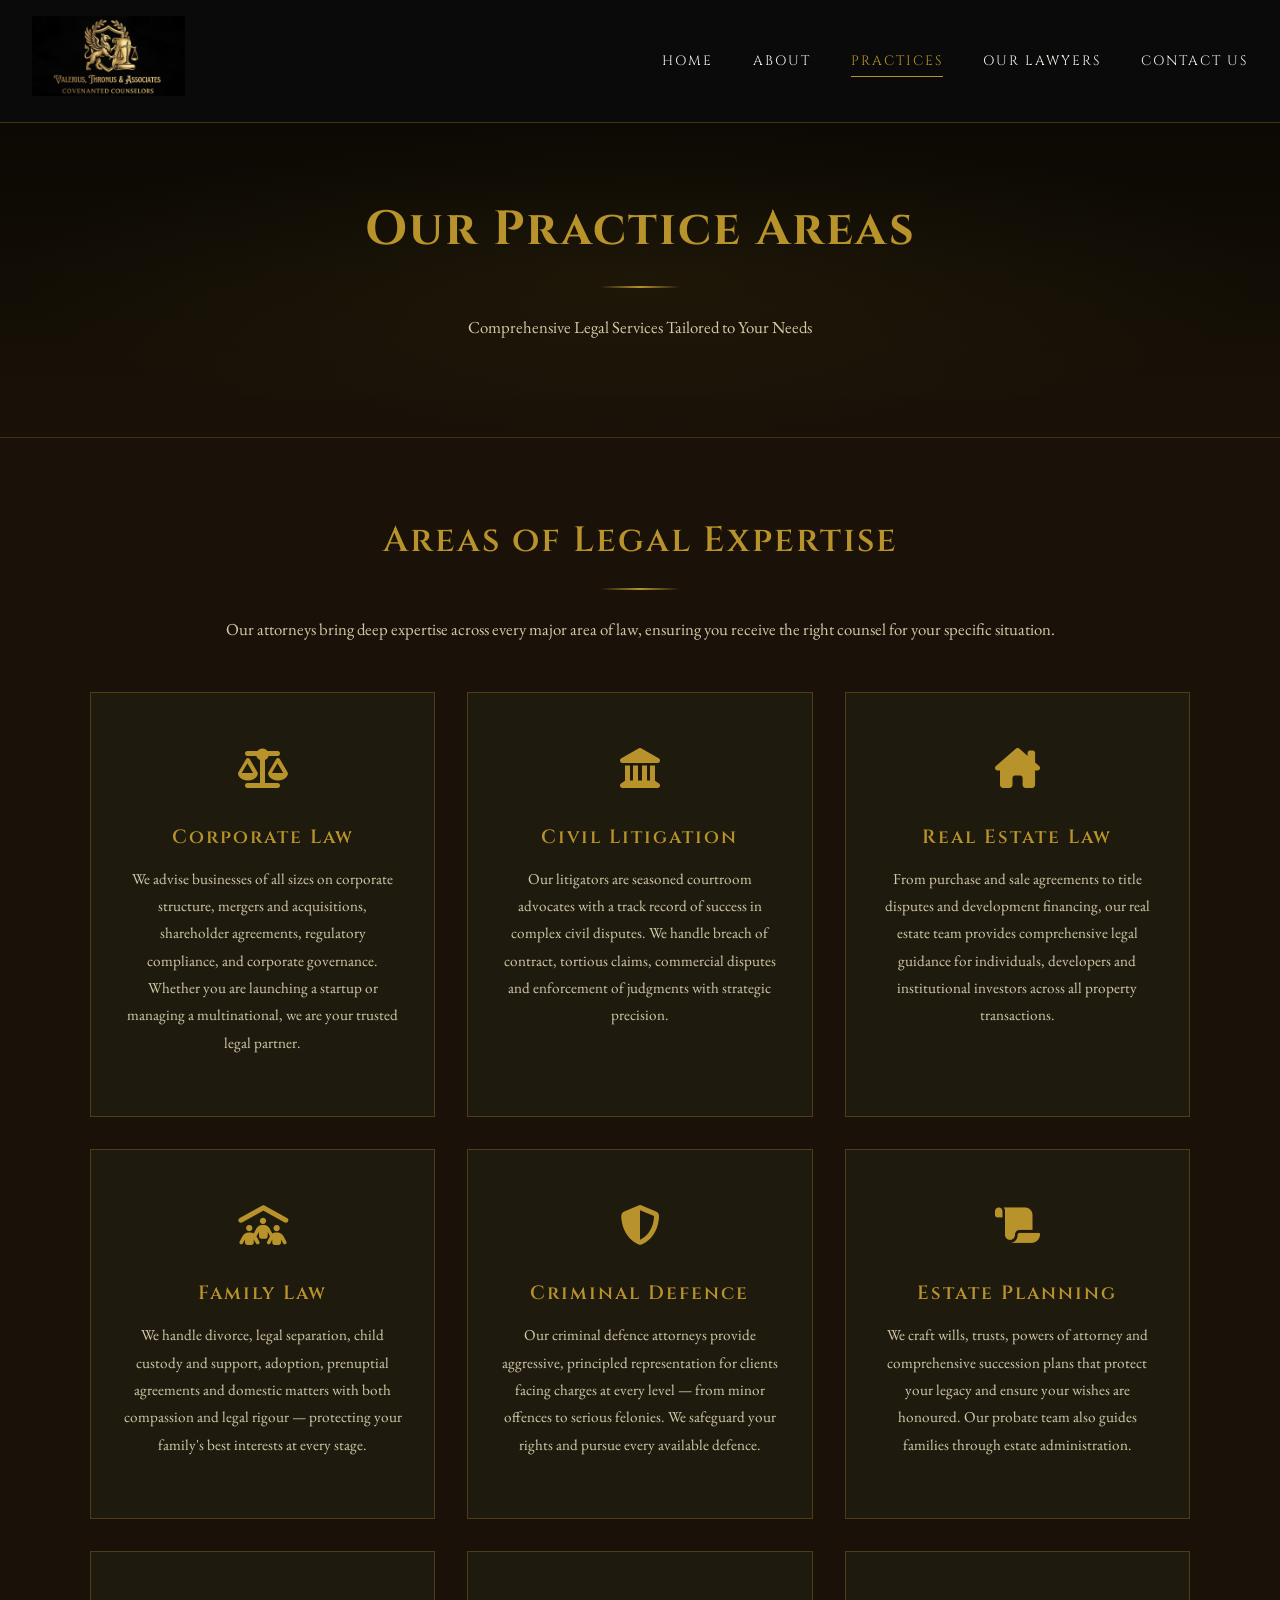
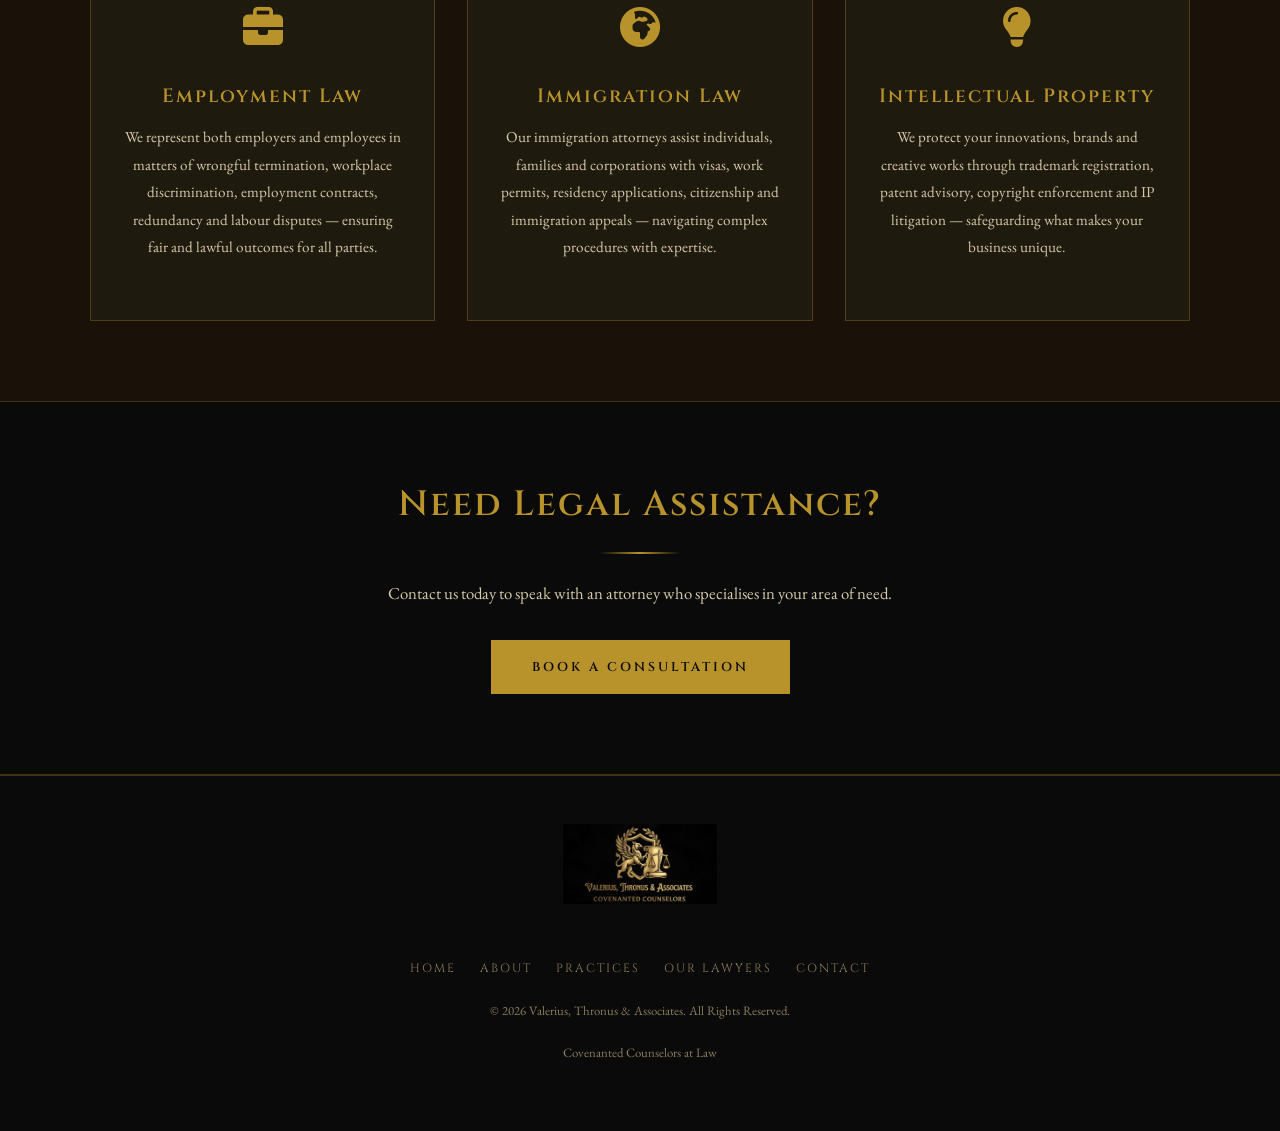
<file: practices.html>
<!DOCTYPE html>
<html lang="en">
<head>
  <meta charset="UTF-8" />
  <meta name="viewport" content="width=device-width, initial-scale=1.0" />
  <title>Practice Areas | Valerius, Thronus & Associates</title>
  <link rel="stylesheet" href="style.css" />
  <link rel="stylesheet" href="https://cdnjs.cloudflare.com/ajax/libs/font-awesome/6.5.0/css/all.min.css"/>
  <link href="https://fonts.googleapis.com/css2?family=Cinzel:wght@400;600;700&family=EB+Garamond:ital,wght@0,400;0,600;1,400&display=swap" rel="stylesheet"/>
</head>
<body>

  <!-- HEADER -->
  <header>
    <div class="logo">
      <a href="index.html">
        <img src="image/xAEpg.jpg.jpeg" alt="Valerius Thronus & Associates" />
      </a>
    </div>
    <nav>
      <a href="index.html">Home</a>
      <a href="about.html">About</a>
      <a href="practices.html" class="active">Practices</a>
      <a href="ourlawyers.html">Our Lawyers</a>
      <a href="contactus.html">Contact Us</a>
    </nav>
    <div class="nav-toggle" onclick="toggleMenu()">&#9776;</div>
  </header>

  <!-- PAGE HERO -->
  <section class="page-hero">
    <div class="page-hero-content">
      <h1>Our Practice Areas</h1>
      <div class="divider"></div>
      <p class="tagline">Comprehensive Legal Services Tailored to Your Needs</p>
    </div>
  </section>

  <!-- PRACTICE AREAS DETAILED -->
  <section class="practice-areas">
    <div class="section-inner">
      <div class="section-title">
        <h2>Areas of Legal Expertise</h2>
        <div class="divider"></div>
        <p>Our attorneys bring deep expertise across every major area of law, ensuring you receive the right counsel for your specific situation.</p>
      </div>
      <div class="cards-grid">

        <div class="card">
          <div class="card-icon"><i class="fa-solid fa-scale-balanced"></i></div>
          <h3>Corporate Law</h3>
          <p>We advise businesses of all sizes on corporate structure, mergers and acquisitions, shareholder agreements, regulatory compliance, and corporate governance. Whether you are launching a startup or managing a multinational, we are your trusted legal partner.</p>
        </div>

        <div class="card">
          <div class="card-icon"><i class="fa-solid fa-landmark"></i></div>
          <h3>Civil Litigation</h3>
          <p>Our litigators are seasoned courtroom advocates with a track record of success in complex civil disputes. We handle breach of contract, tortious claims, commercial disputes and enforcement of judgments with strategic precision.</p>
        </div>

        <div class="card">
          <div class="card-icon"><i class="fa-solid fa-house-chimney"></i></div>
          <h3>Real Estate Law</h3>
          <p>From purchase and sale agreements to title disputes and development financing, our real estate team provides comprehensive legal guidance for individuals, developers and institutional investors across all property transactions.</p>
        </div>

        <div class="card">
          <div class="card-icon"><i class="fa-solid fa-people-roof"></i></div>
          <h3>Family Law</h3>
          <p>We handle divorce, legal separation, child custody and support, adoption, prenuptial agreements and domestic matters with both compassion and legal rigour — protecting your family's best interests at every stage.</p>
        </div>

        <div class="card">
          <div class="card-icon"><i class="fa-solid fa-shield-halved"></i></div>
          <h3>Criminal Defence</h3>
          <p>Our criminal defence attorneys provide aggressive, principled representation for clients facing charges at every level — from minor offences to serious felonies. We safeguard your rights and pursue every available defence.</p>
        </div>

        <div class="card">
          <div class="card-icon"><i class="fa-solid fa-scroll"></i></div>
          <h3>Estate Planning</h3>
          <p>We craft wills, trusts, powers of attorney and comprehensive succession plans that protect your legacy and ensure your wishes are honoured. Our probate team also guides families through estate administration.</p>
        </div>

        <div class="card">
          <div class="card-icon"><i class="fa-solid fa-briefcase"></i></div>
          <h3>Employment Law</h3>
          <p>We represent both employers and employees in matters of wrongful termination, workplace discrimination, employment contracts, redundancy and labour disputes — ensuring fair and lawful outcomes for all parties.</p>
        </div>

        <div class="card">
          <div class="card-icon"><i class="fa-solid fa-earth-africa"></i></div>
          <h3>Immigration Law</h3>
          <p>Our immigration attorneys assist individuals, families and corporations with visas, work permits, residency applications, citizenship and immigration appeals — navigating complex procedures with expertise.</p>
        </div>

        <div class="card">
          <div class="card-icon"><i class="fa-solid fa-lightbulb"></i></div>
          <h3>Intellectual Property</h3>
          <p>We protect your innovations, brands and creative works through trademark registration, patent advisory, copyright enforcement and IP litigation — safeguarding what makes your business unique.</p>
        </div>

      </div>
    </div>
  </section>

  <!-- CTA -->
  <section class="cta-banner">
    <div class="section-inner" style="text-align:center;">
      <h2>Need Legal Assistance?</h2>
      <div class="divider"></div>
      <p>Contact us today to speak with an attorney who specialises in your area of need.</p>
      <a href="contactus.html" class="btn btn-solid">Book a Consultation</a>
    </div>
  </section>

  <!-- FOOTER -->
  <footer>
    <img src="image/xAEpg.jpg.jpeg" alt="Firm Logo" class="footer-logo" />
    <div class="footer-links">
      <a href="index.html">Home</a>
      <a href="about.html">About</a>
      <a href="practices.html">Practices</a>
      <a href="ourlawyers.html">Our Lawyers</a>
      <a href="contactus.html">Contact</a>
    </div>
    <p class="copyright">&copy; 2026 Valerius, Thronus & Associates. All Rights Reserved.</p>
    <p class="copyright">Covenanted Counselors at Law</p>
  </footer>

  <script>
    // Mobile nav toggle — closes when link clicked
    document.addEventListener("DOMContentLoaded", function() {
      var navLinks = document.querySelectorAll("nav a");
      navLinks.forEach(function(link) {
        link.addEventListener("click", function() {
          document.querySelector("nav").classList.remove("open");
        });
      });
    });
    function toggleMenu() {
      document.querySelector('nav').classList.toggle('open');
    }
  </script>
</body>
</html>
</file>
<file: style.css>
/* ============================================
   VALERIUS, THRONUS & ASSOCIATES
   Website Stylesheet
   Colours matched to firm logo
   ============================================ */

/* --- Google Fonts --- */
@import url('https://fonts.googleapis.com/css2?family=Cinzel:wght@400;600;700&family=EB+Garamond:ital,wght@0,400;0,600;1,400&display=swap');

/* --- Colour Variables (matched to logo) --- */
:root {
  --gold:          #B8922A;
  --gold-light:    #D4A93A;
  --gold-dark:     #8B6914;
  --gold-shine:    #F0C84A;
  --black:         #0A0A0A;
  --dark-brown:    #1A1208;
  --dark:          #111008;
  --mid-dark:      #1E1A0E;
  --cream:         #F5F0E8;
  --cream-dark:    #E8E0CC;
  --white:         #FFFFFF;
  --text-light:    #D4C9A8;
  --text-muted:    #8A7D5A;
  --border-gold:   rgba(184, 146, 42, 0.3);
  --border-gold-strong: rgba(184, 146, 42, 0.7);
}

/* --- Reset & Base --- */
*, *::before, *::after {
  margin: 0;
  padding: 0;
  box-sizing: border-box;
}

html {
  scroll-behavior: smooth;
}

body {
  font-family: 'EB Garamond', Georgia, serif;
  background-color: var(--dark-brown);
  color: var(--cream);
  font-size: 18px;
  line-height: 1.8;
}

/* --- Typography --- */
h1, h2, h3, h4, h5 {
  font-family: 'Cinzel', 'Times New Roman', serif;
  color: var(--gold);
  letter-spacing: 2px;
  line-height: 1.3;
}

h1 { font-size: 3rem;   font-weight: 700; }
h2 { font-size: 2.2rem; font-weight: 600; }
h3 { font-size: 1.6rem; font-weight: 600; }
h4 { font-size: 1.2rem; font-weight: 600; }

p {
  color: var(--text-light);
  margin-bottom: 1.2rem;
  font-size: 1.05rem;
}

a {
  color: var(--gold);
  text-decoration: none;
  transition: color 0.3s ease;
}

a:hover {
  color: var(--gold-shine);
}

/* --- Gold Divider Line --- */
.divider {
  width: 80px;
  height: 2px;
  background: linear-gradient(to right, transparent, var(--gold), transparent);
  margin: 1.5rem auto;
}

/* --- HEADER / NAVIGATION --- */
header {
  background-color: var(--black);
  border-bottom: 1px solid var(--border-gold);
  padding: 1rem 2rem;
  display: flex;
  align-items: center;
  justify-content: space-between;
  position: sticky;
  top: 0;
  z-index: 1000;
}

header .logo img {
  height: 80px;
  width: auto;
}

nav {
  display: flex;
  gap: 2.5rem;
  align-items: center;
}

nav a {
  font-family: 'Cinzel', serif;
  font-size: 0.85rem;
  letter-spacing: 2px;
  color: var(--cream);
  text-transform: uppercase;
  transition: color 0.3s ease;
  position: relative;
}

nav a::after {
  content: '';
  position: absolute;
  bottom: -4px;
  left: 0;
  width: 0;
  height: 1px;
  background: var(--gold);
  transition: width 0.3s ease;
}

nav a:hover {
  color: var(--gold);
}

nav a:hover::after {
  width: 100%;
}

/* --- HERO SECTION --- */
.hero {
  background-color: var(--dark);
  background-image:
    linear-gradient(to bottom, rgba(10,8,2,0.85), rgba(26,18,8,0.95));
  background-size: cover;
  background-position: center;
  background-attachment: fixed;
  min-height: 90vh;
  display: flex;
  align-items: center;
  justify-content: center;
  text-align: center;
  padding: 4rem 2rem;
  border-bottom: 1px solid var(--border-gold);
  position: relative;
}

.hero::before {
  content: '';
  position: absolute;
  inset: 0;
  background: radial-gradient(ellipse at center, rgba(184,146,42,0.06) 0%, transparent 70%);
  pointer-events: none;
}

.hero-content {
  max-width: 800px;
  position: relative;
  z-index: 1;
}

.hero-content img.hero-logo {
  width: 220px;
  margin-bottom: 2rem;
}

.hero-content h1 {
  font-size: 3.5rem;
  margin-bottom: 0.5rem;
}

.hero-content .tagline {
  font-family: 'Cinzel', serif;
  font-size: 0.9rem;
  letter-spacing: 5px;
  color: var(--gold);
  text-transform: uppercase;
  margin-bottom: 1.5rem;
}

.hero-content p {
  font-size: 1.15rem;
  color: var(--text-light);
  max-width: 600px;
  margin: 0 auto 2rem;
}

/* --- BUTTONS --- */
.btn {
  display: inline-block;
  font-family: 'Cinzel', serif;
  font-size: 0.8rem;
  letter-spacing: 3px;
  text-transform: uppercase;
  padding: 0.9rem 2.5rem;
  border: 1px solid var(--gold);
  color: var(--gold);
  background: transparent;
  cursor: pointer;
  transition: all 0.3s ease;
  text-decoration: none;
}

.btn:hover {
  background: var(--gold);
  color: var(--black);
}

.btn-solid {
  background: var(--gold);
  color: var(--black);
  font-weight: 600;
}

.btn-solid:hover {
  background: var(--gold-shine);
  border-color: var(--gold-shine);
  color: var(--black);
}

/* --- SECTIONS --- */
section {
  padding: 5rem 2rem;
}

.section-inner {
  max-width: 1100px;
  margin: 0 auto;
}

.section-title {
  text-align: center;
  margin-bottom: 3rem;
}

.section-title h2 {
  margin-bottom: 0.5rem;
}

/* --- ABOUT SECTION --- */
.about {
  background-color: var(--mid-dark);
  border-top: 1px solid var(--border-gold);
  border-bottom: 1px solid var(--border-gold);
}

.about-grid {
  display: grid;
  grid-template-columns: 1fr 1fr;
  gap: 4rem;
  align-items: center;
}

.about-grid img {
  width: 100%;
  border: 1px solid var(--border-gold-strong);
  filter: sepia(20%) contrast(1.05);
}

/* --- PRACTICE AREAS --- */
.practice-areas {
  background-color: var(--dark-brown);
}

.cards-grid {
  display: grid;
  grid-template-columns: repeat(auto-fit, minmax(280px, 1fr));
  gap: 2rem;
}

.card {
  background-color: var(--mid-dark);
  border: 1px solid var(--border-gold);
  padding: 2.5rem 2rem;
  text-align: center;
  transition: border-color 0.3s ease, transform 0.3s ease;
}

.card:hover {
  border-color: var(--gold);
  transform: translateY(-4px);
}

.card h3 {
  margin-bottom: 1rem;
  font-size: 1.2rem;
}

.card p {
  font-size: 0.95rem;
}

.card-icon {
  font-size: 2.5rem;
  margin-bottom: 1.2rem;
  color: var(--gold);
}

/* --- TEAM SECTION --- */
.team {
  background-color: var(--mid-dark);
  border-top: 1px solid var(--border-gold);
  border-bottom: 1px solid var(--border-gold);
}

.team-grid {
  display: grid;
  grid-template-columns: repeat(auto-fit, minmax(240px, 1fr));
  gap: 2.5rem;
}

.team-member {
  text-align: center;
}

.team-member img {
  width: 100%;
  aspect-ratio: 3/4;
  object-fit: cover;
  border: 1px solid var(--border-gold-strong);
  margin-bottom: 1.2rem;
  filter: sepia(15%) contrast(1.05);
  transition: filter 0.3s ease;
}

.team-member img:hover {
  filter: sepia(0%) contrast(1.1);
}

.team-member h3 {
  font-size: 1.1rem;
  margin-bottom: 0.3rem;
}

.team-member .role {
  color: var(--gold);
  font-size: 0.85rem;
  letter-spacing: 2px;
  font-family: 'Cinzel', serif;
}

/* --- TESTIMONIALS --- */
.testimonials {
  background-color: var(--dark);
  text-align: center;
}

.testimonial-block {
  max-width: 700px;
  margin: 0 auto;
  padding: 2.5rem;
  border-left: 3px solid var(--gold);
  text-align: left;
  background: var(--mid-dark);
}

.testimonial-block p {
  font-style: italic;
  font-size: 1.1rem;
  margin-bottom: 1rem;
}

.testimonial-block .client-name {
  font-family: 'Cinzel', serif;
  color: var(--gold);
  font-size: 0.85rem;
  letter-spacing: 2px;
}

/* --- CONTACT SECTION --- */
.contact {
  background-color: var(--dark-brown);
  border-top: 1px solid var(--border-gold);
}

.contact-grid {
  display: grid;
  grid-template-columns: 1fr 1fr;
  gap: 4rem;
}

.contact-info h3 {
  margin-bottom: 1rem;
}

.contact-info p {
  font-size: 1rem;
  margin-bottom: 0.6rem;
}

/* --- CONTACT FORM --- */
form {
  display: flex;
  flex-direction: column;
  gap: 1.2rem;
}

form input,
form textarea,
form select {
  background: var(--mid-dark);
  border: 1px solid var(--border-gold);
  color: var(--cream);
  padding: 0.9rem 1.2rem;
  font-family: 'EB Garamond', serif;
  font-size: 1rem;
  outline: none;
  transition: border-color 0.3s ease;
  width: 100%;
}

form input:focus,
form textarea:focus {
  border-color: var(--gold);
}

form input::placeholder,
form textarea::placeholder {
  color: var(--text-muted);
}

form textarea {
  min-height: 150px;
  resize: vertical;
}

/* --- FOOTER --- */
footer {
  background-color: var(--black);
  border-top: 1px solid var(--border-gold);
  text-align: center;
  padding: 3rem 2rem;
}

footer img.footer-logo {
  height: 80px;
  margin-bottom: 1.5rem;
}

footer p {
  color: var(--text-muted);
  font-size: 0.9rem;
}

footer .footer-links {
  display: flex;
  flex-wrap: wrap;
  justify-content: center;
  align-items: center;
  gap: 0.8rem 1.5rem;
  margin: 1.2rem auto;
  max-width: 600px;
  padding: 0 1rem;
}

footer .footer-links a {
  font-family: 'Cinzel', serif;
  font-size: 0.75rem;
  letter-spacing: 2px;
  color: var(--text-muted);
  text-transform: uppercase;
  white-space: nowrap;
}

footer .footer-links a:hover {
  color: var(--gold);
}

footer .copyright {
  color: var(--text-muted);
  font-size: 0.8rem;
  margin-top: 1rem;
}

/* --- RESPONSIVE (Mobile) --- */
@media (max-width: 768px) {
  h1 { font-size: 2rem; }
  h2 { font-size: 1.6rem; }

  header {
    flex-direction: column;
    gap: 1rem;
    padding: 1rem;
  }

  nav {
    gap: 1.2rem;
    flex-wrap: wrap;
    justify-content: center;
  }

  .hero-content h1 {
    font-size: 2.2rem;
  }

  .about-grid,
  .contact-grid {
    grid-template-columns: 1fr;
    gap: 2rem;
  }

  section {
    padding: 3rem 1.2rem;
  }
}


/* ============================================
   ADDITIONAL STYLES FOR ALL PAGES
   ============================================ */

/* --- Active Nav Link --- */
nav a.active {
  color: var(--gold);
}
nav a.active::after {
  width: 100%;
}

/* --- Mobile Nav Toggle --- */
.nav-toggle {
  display: none;
  font-size: 1.8rem;
  color: var(--gold);
  cursor: pointer;
}

/* --- Page Hero (inner pages) --- */
.page-hero {
  background-color: var(--dark);
  background-image: linear-gradient(to bottom, rgba(10,8,2,0.9), rgba(26,18,8,0.98));
  min-height: 35vh;
  display: flex;
  align-items: center;
  justify-content: center;
  text-align: center;
  padding: 4rem 2rem;
  border-bottom: 1px solid var(--border-gold);
  position: relative;
}

.page-hero::before {
  content: '';
  position: absolute;
  inset: 0;
  background: radial-gradient(ellipse at center, rgba(184,146,42,0.07) 0%, transparent 70%);
  pointer-events: none;
}

.page-hero-content {
  position: relative;
  z-index: 1;
}

.page-hero-content h1 {
  font-size: 3rem;
  margin-bottom: 0.5rem;
}

/* --- Hero Buttons --- */
.hero-btns {
  display: flex;
  gap: 1.5rem;
  justify-content: center;
  flex-wrap: wrap;
  margin-top: 2rem;
}

/* --- Stats Bar --- */
.stats-bar {
  background-color: var(--black);
  border-bottom: 1px solid var(--border-gold);
  padding: 2.5rem 2rem;
}

.stats-grid {
  display: flex;
  justify-content: center;
  align-items: center;
  gap: 0;
  flex-wrap: wrap;
}

.stat {
  display: flex;
  flex-direction: column;
  align-items: center;
  padding: 1rem 3rem;
}

.stat-num {
  font-family: 'Cinzel', serif;
  font-size: 2.2rem;
  font-weight: 700;
  color: var(--gold);
  line-height: 1;
}

.stat-label {
  font-size: 0.8rem;
  letter-spacing: 2px;
  color: var(--text-muted);
  text-transform: uppercase;
  margin-top: 0.4rem;
  font-family: 'Cinzel', serif;
}

.stat-divider {
  width: 1px;
  height: 50px;
  background: var(--border-gold-strong);
}

/* --- Testimonials Grid --- */
.testimonials-grid {
  display: grid;
  grid-template-columns: repeat(auto-fit, minmax(280px, 1fr));
  gap: 2rem;
}

/* --- Mission Vision Grid --- */
.mission-vision-grid {
  display: grid;
  grid-template-columns: 1fr 1fr;
  gap: 2rem;
}

/* --- CTA Banner --- */
.cta-banner {
  background-color: var(--black);
  border-top: 1px solid var(--border-gold);
  border-bottom: 1px solid var(--border-gold);
  padding: 5rem 2rem;
}

.cta-banner h2 {
  margin-bottom: 0.5rem;
}

.cta-banner p {
  max-width: 600px;
  margin: 0 auto 2rem;
}

/* --- Contact Details --- */
.contact-detail {
  display: flex;
  gap: 1.2rem;
  align-items: flex-start;
  margin-bottom: 2rem;
}

.contact-icon {
  font-size: 1.5rem;
  margin-top: 0.2rem;
}

.contact-detail h4 {
  color: var(--gold);
  font-family: 'Cinzel', serif;
  font-size: 0.85rem;
  letter-spacing: 2px;
  margin-bottom: 0.3rem;
}

.contact-detail p {
  margin: 0;
  font-size: 1rem;
}

/* --- Form select styling --- */
form select {
  background: var(--mid-dark);
  border: 1px solid var(--border-gold);
  color: var(--text-muted);
  padding: 0.9rem 1.2rem;
  font-family: 'EB Garamond', serif;
  font-size: 1rem;
  outline: none;
  width: 100%;
  cursor: pointer;
}

form select option {
  background: var(--mid-dark);
  color: var(--cream);
}

/* --- Mobile Responsive Additions --- */
@media (max-width: 768px) {
  .nav-toggle {
    display: block;
  }

  nav {
    display: none;
    flex-direction: column;
    width: 100%;
    background: var(--black);
    padding: 1rem 0;
    border-top: 1px solid var(--border-gold);
  }

  nav.open {
    display: flex;
  }

  nav a {
    padding: 0.6rem 1.5rem;
    font-size: 0.8rem;
  }

  header {
    flex-wrap: wrap;
  }

  .stats-grid {
    gap: 1rem;
  }

  .stat-divider {
    display: none;
  }

  .stat {
    padding: 0.8rem 1.5rem;
  }

  .mission-vision-grid {
    grid-template-columns: 1fr;
  }

  .hero-btns {
    flex-direction: column;
    align-items: center;
  }

  .page-hero-content h1 {
    font-size: 2rem;
  }

  .contact-grid {
    grid-template-columns: 1fr;
  }

  .team-grid {
    grid-template-columns: 1fr;
  }
}

/* === FOOTER MOBILE FIX === */
@media (max-width: 768px) {
  footer {
    padding: 2.5rem 1rem;
    overflow: hidden;
  }

  footer img.footer-logo {
    height: 70px;
  }

  footer .footer-links {
    display: grid;
    grid-template-columns: repeat(3, auto);
    justify-content: center;
    gap: 0.8rem 1.2rem;
    margin: 1.2rem auto;
    padding: 0;
    width: 100%;
  }

  footer .footer-links a {
    font-size: 0.68rem;
    letter-spacing: 1.5px;
    text-align: center;
    white-space: nowrap;
  }

  footer .copyright {
    font-size: 0.75rem;
    padding: 0 1rem;
    line-height: 1.6;
  }
}

@media (max-width: 380px) {
  footer .footer-links {
    grid-template-columns: repeat(2, auto);
  }

  footer .footer-links a {
    font-size: 0.62rem;
    letter-spacing: 1px;
  }
}
</file>
